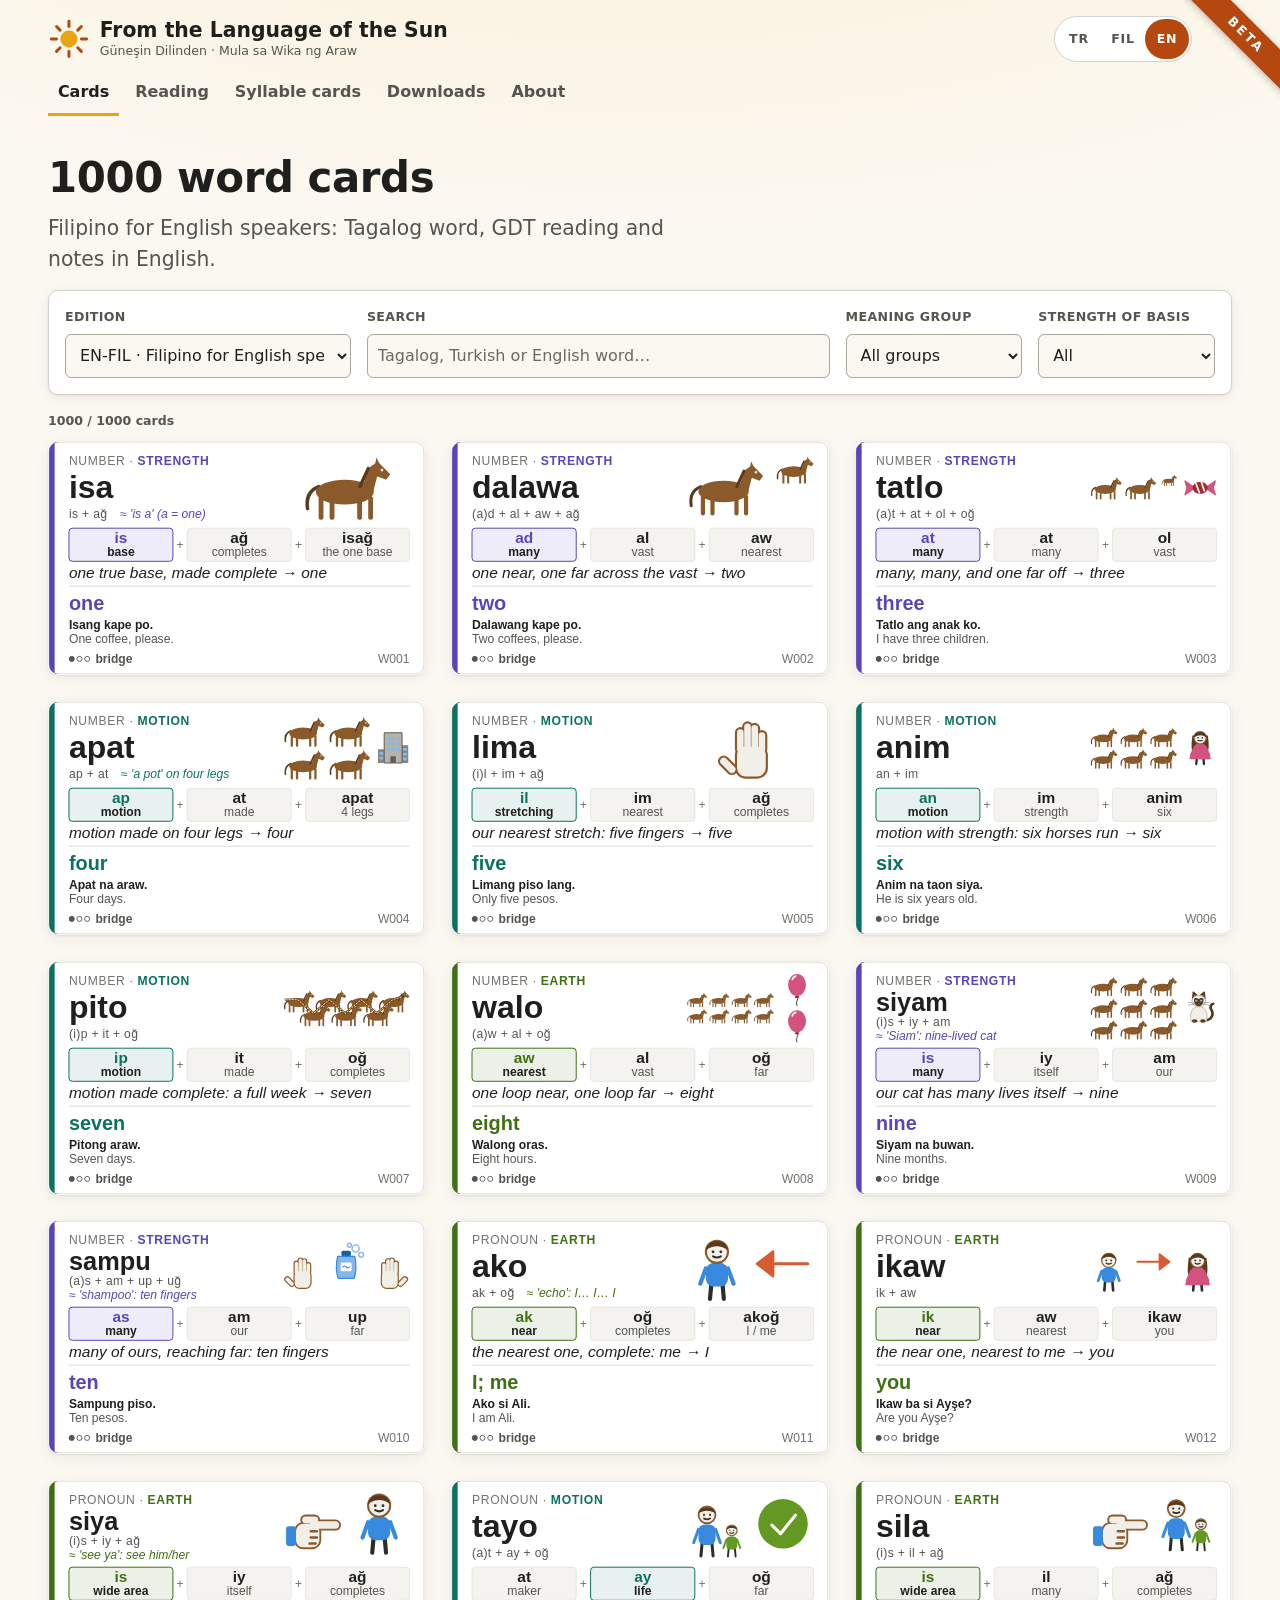
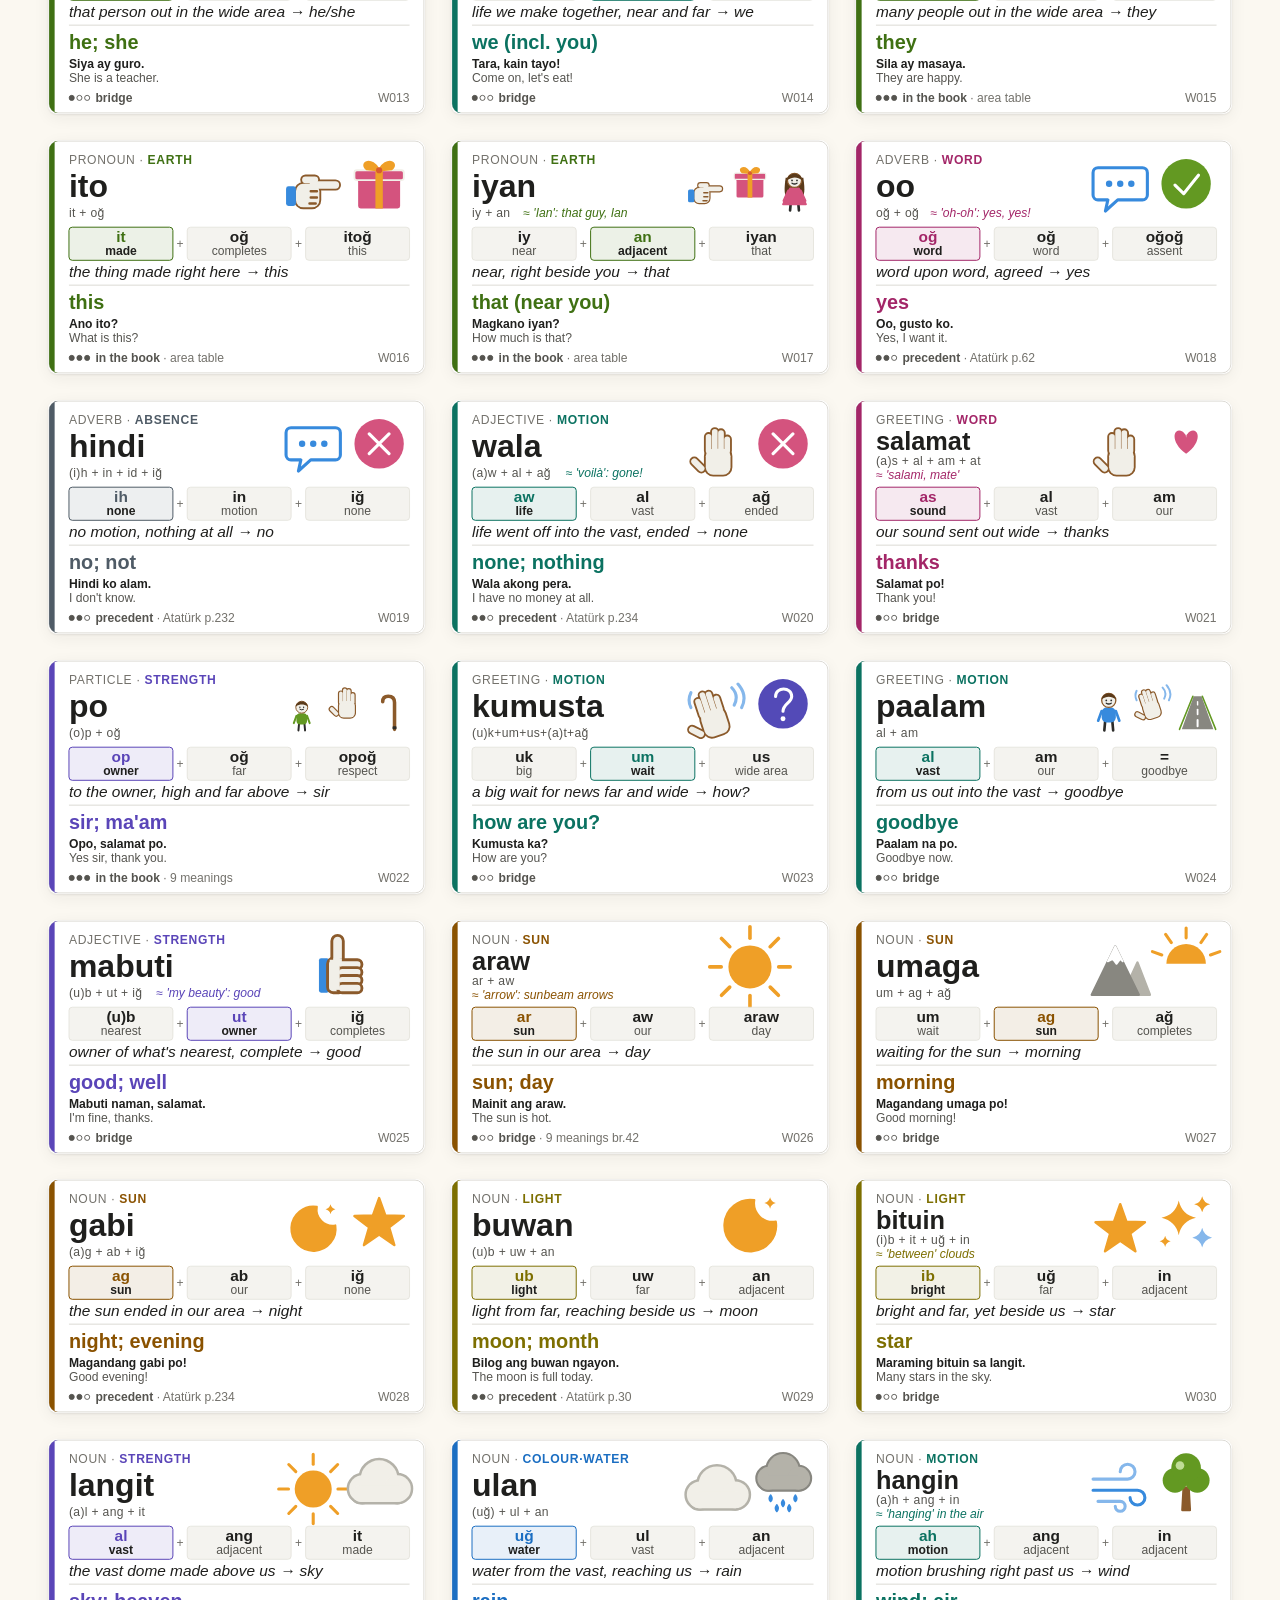
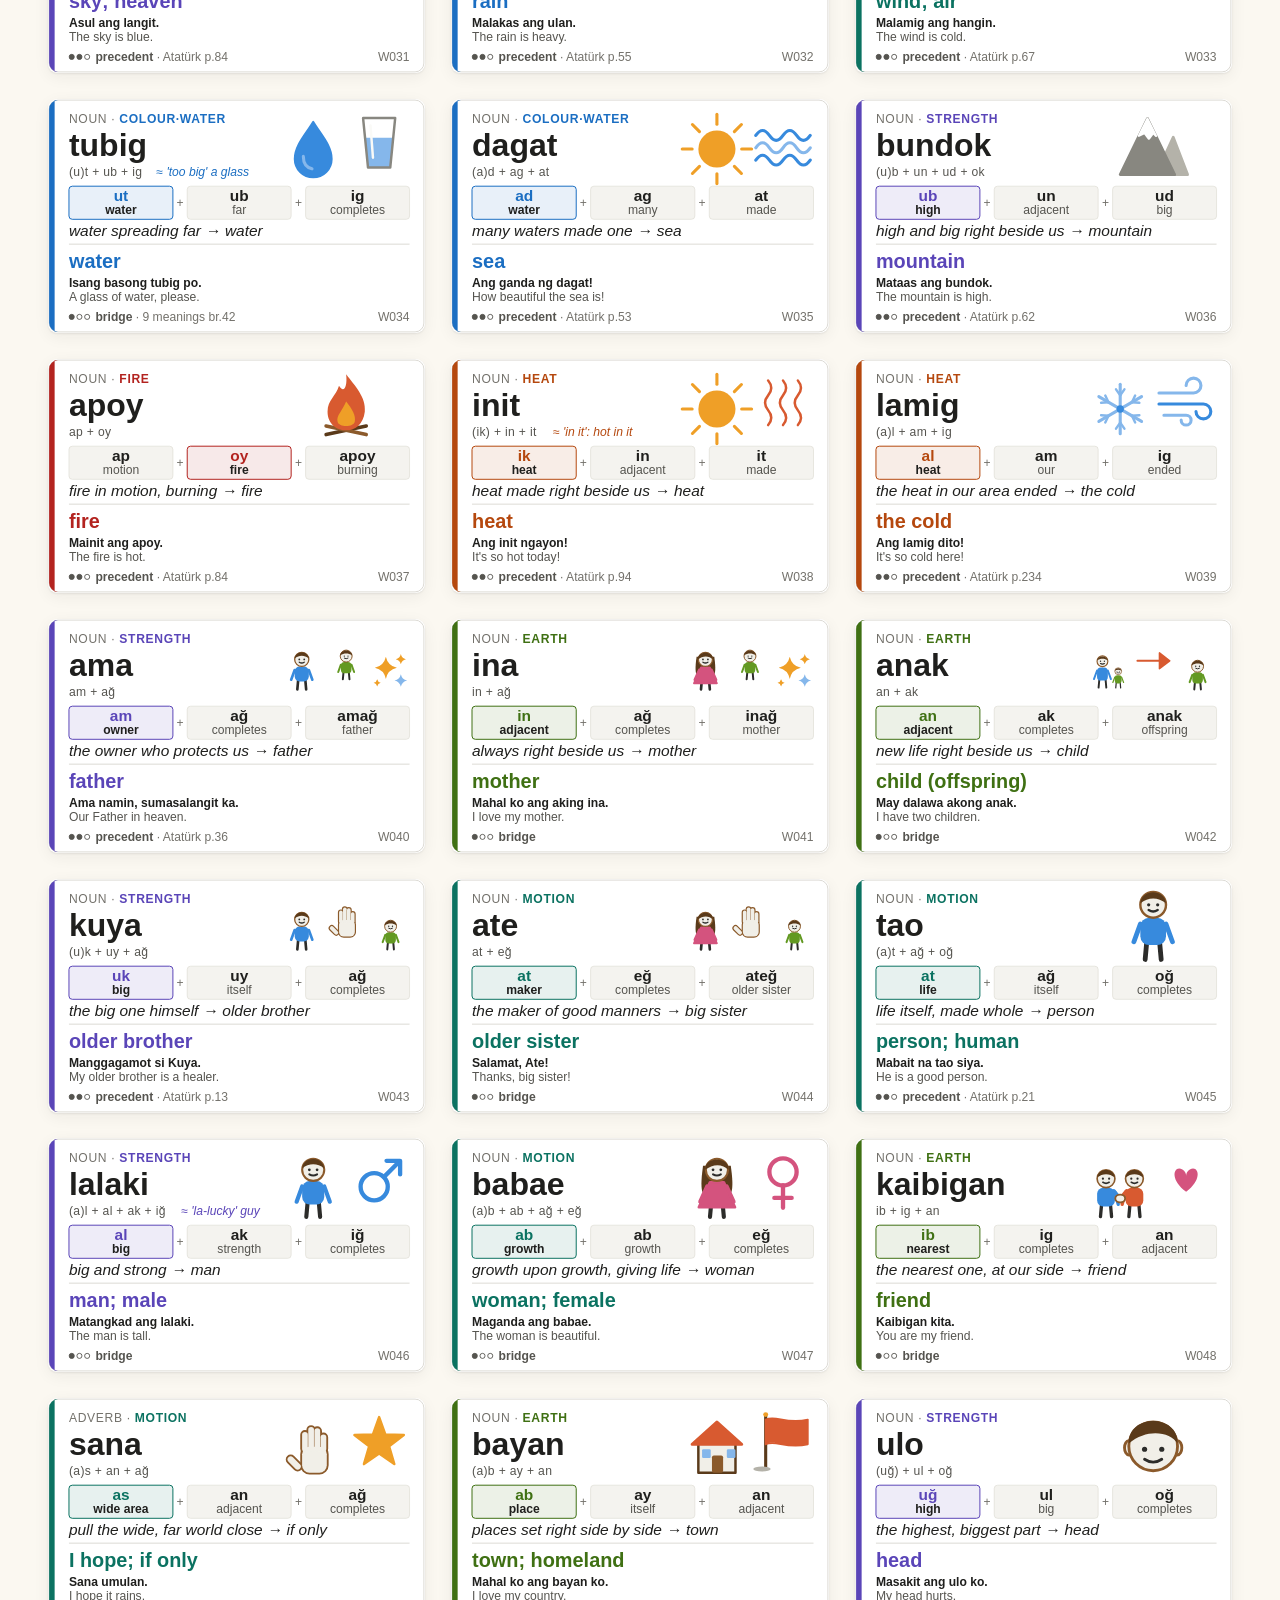
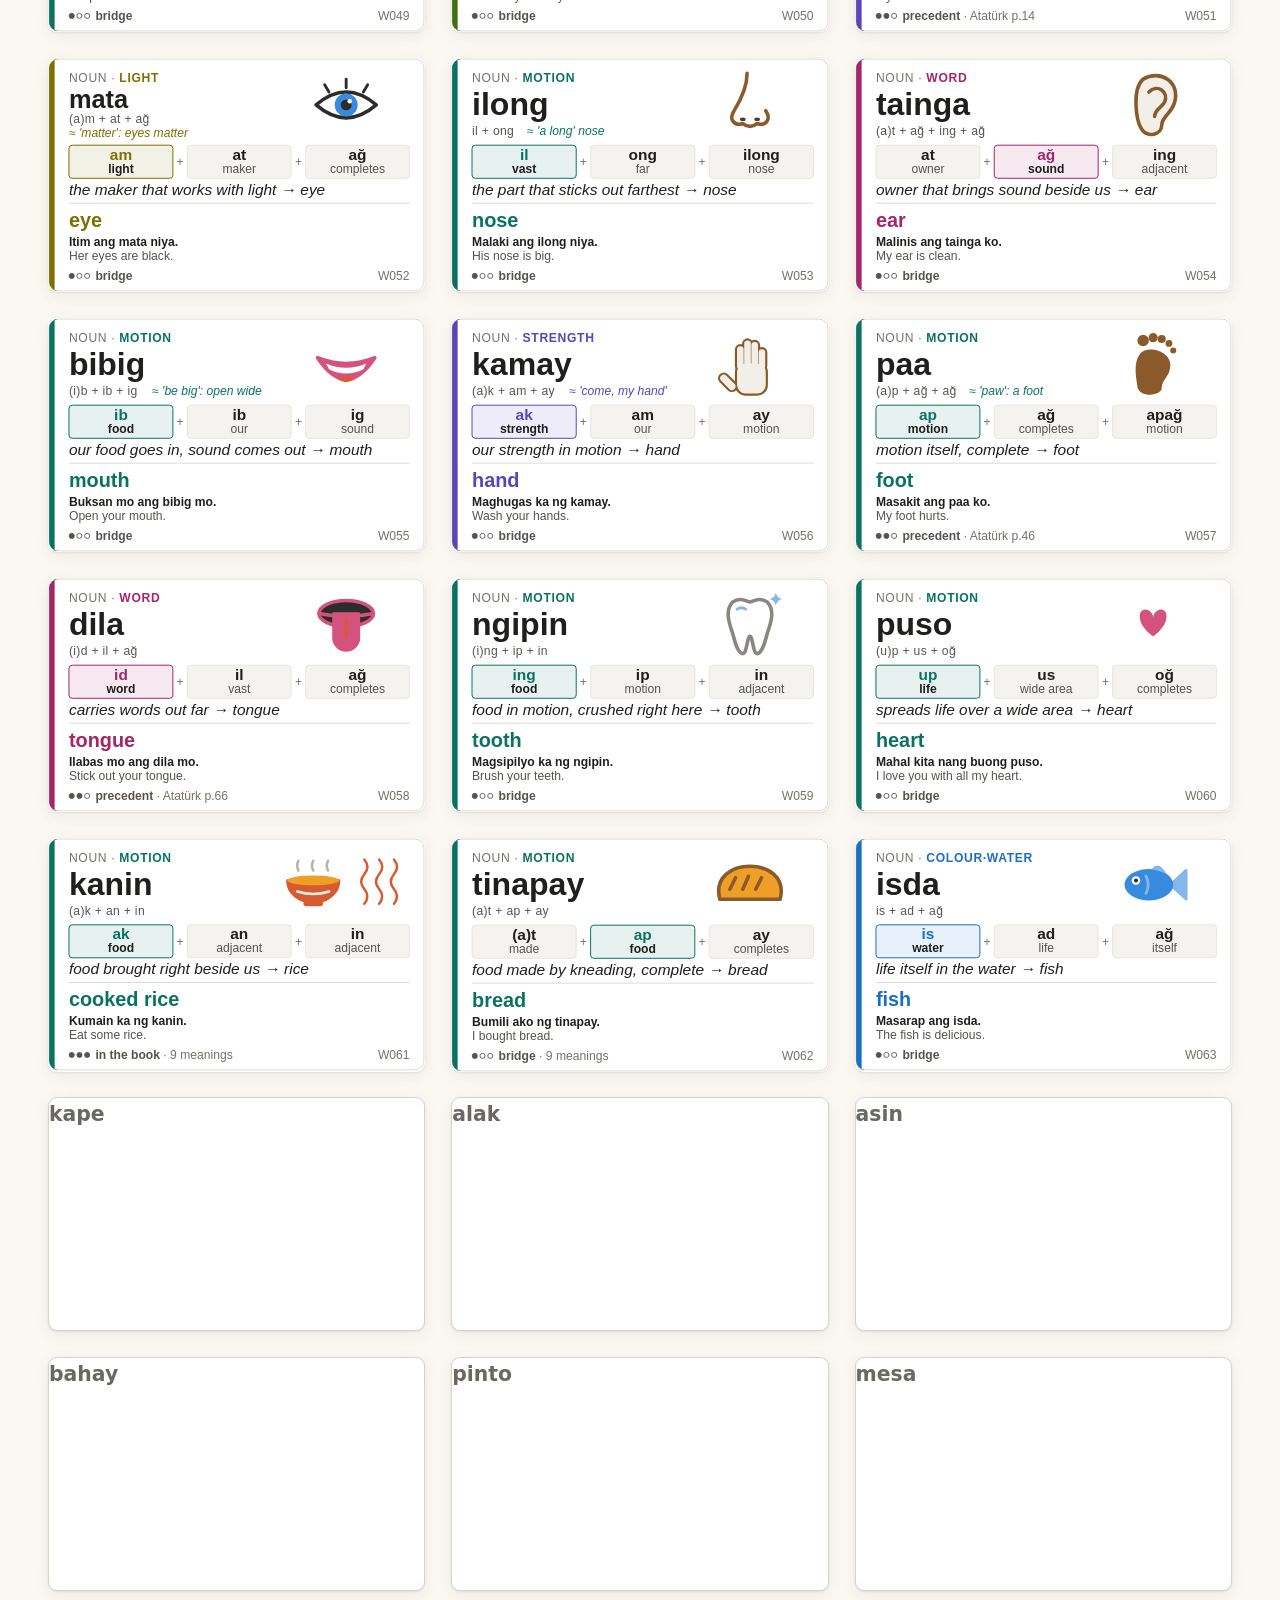
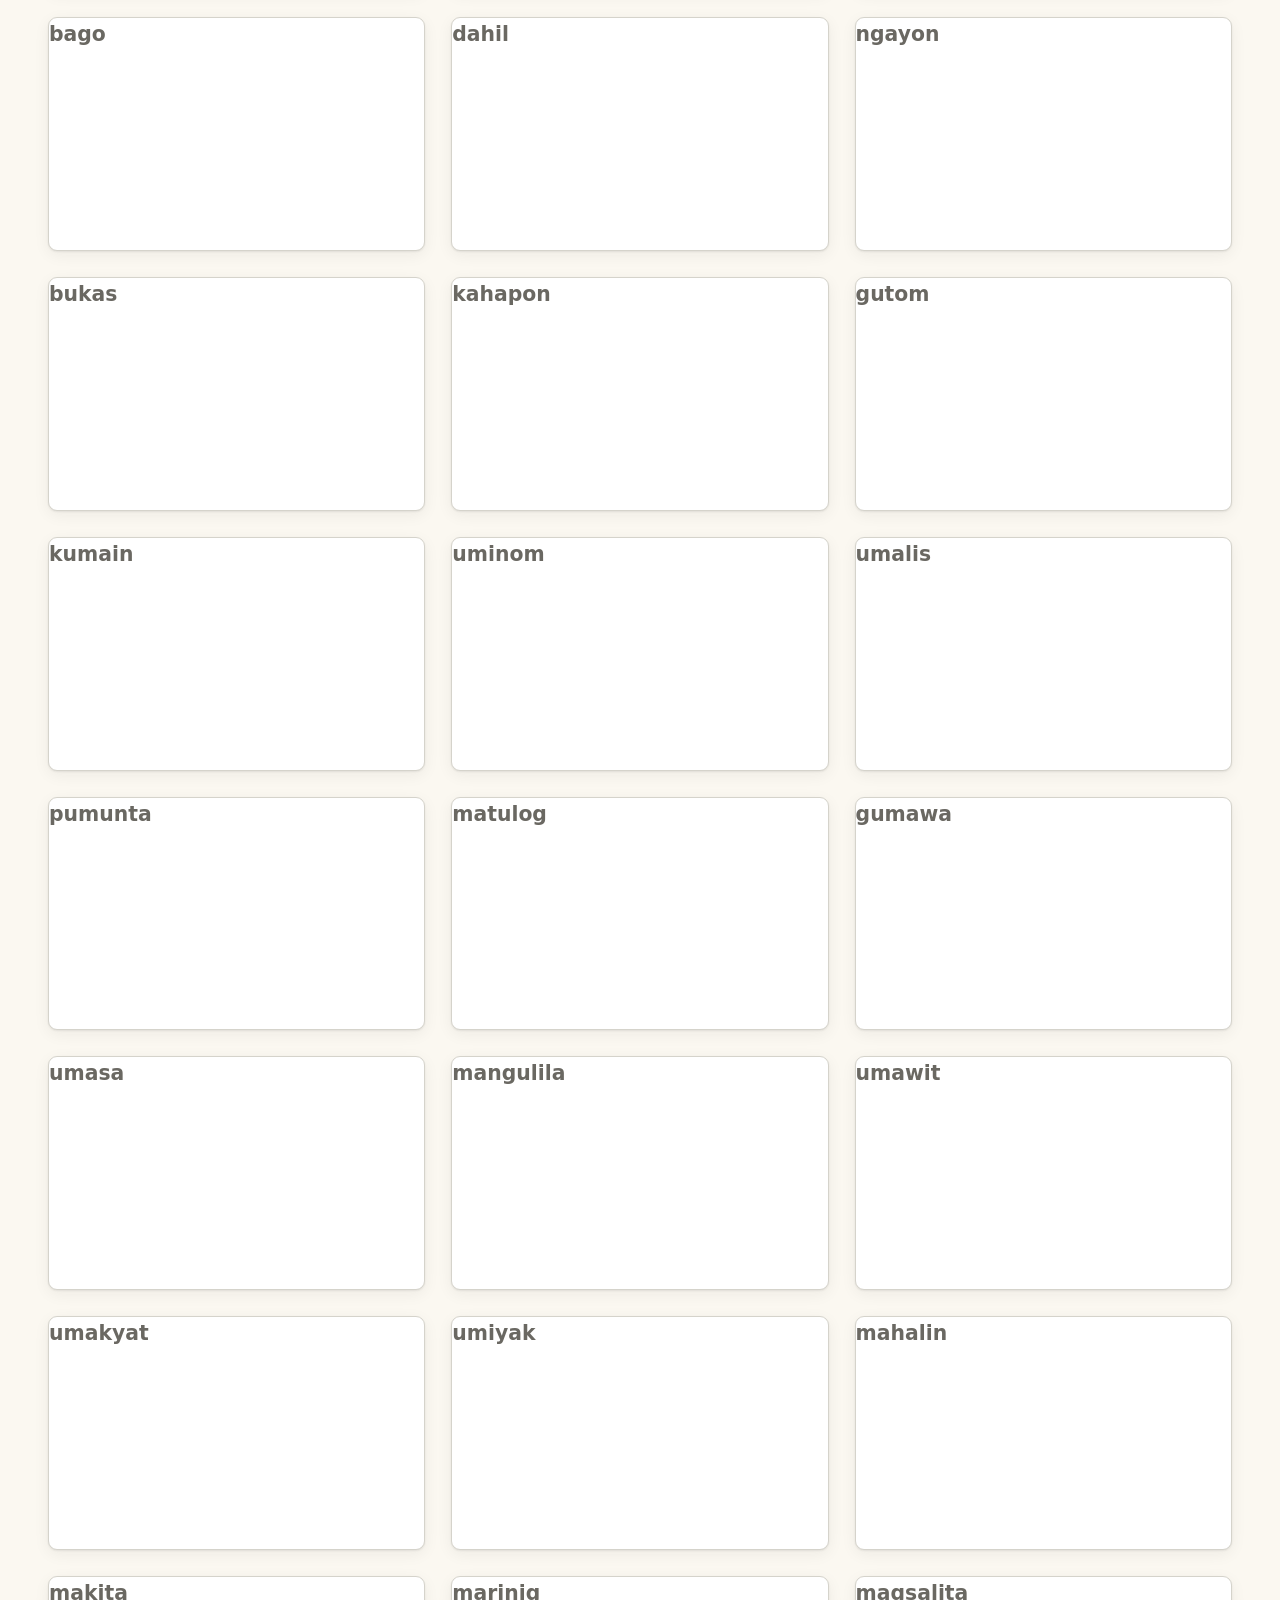
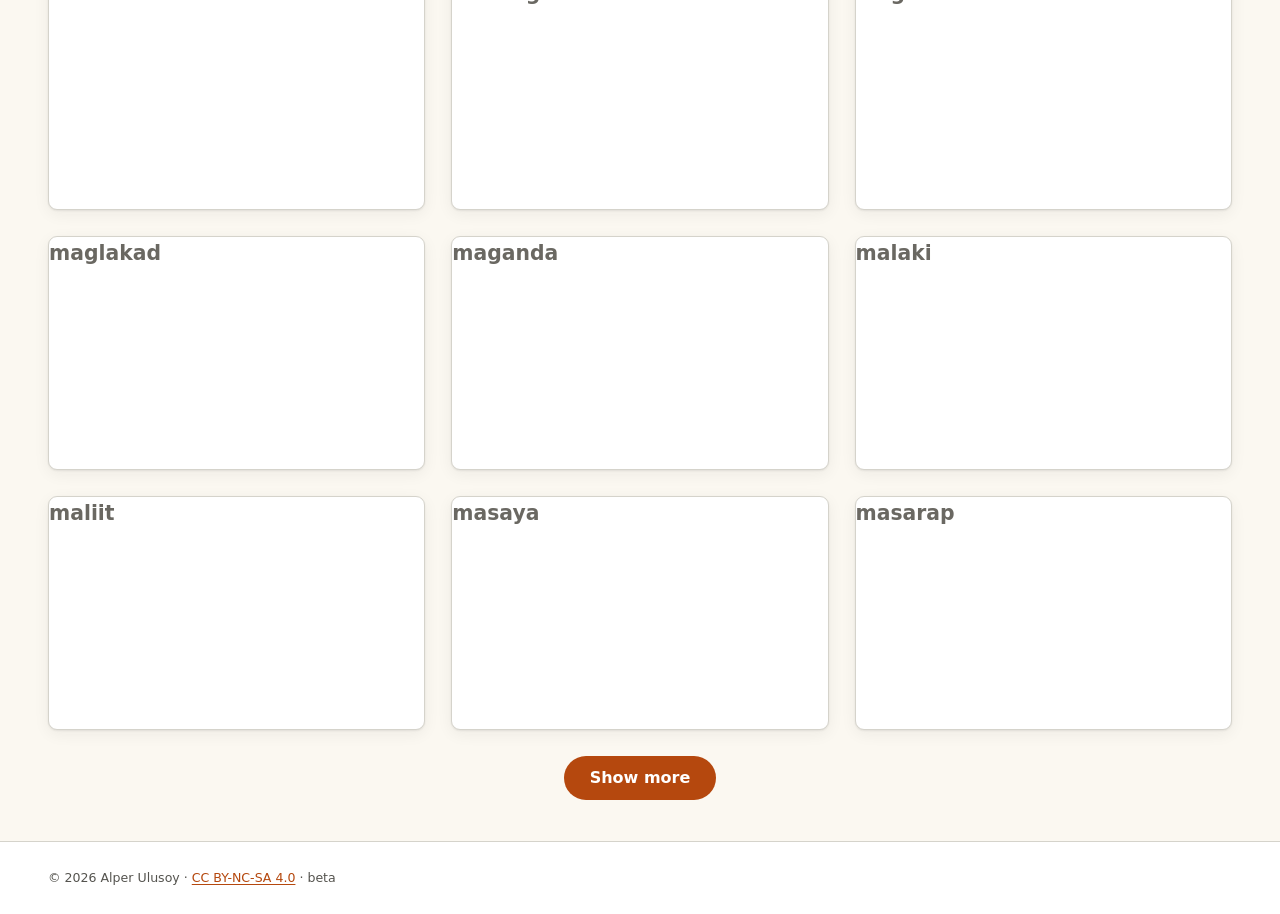
<file: index.html>
<!doctype html>
<html lang="tr" data-v="26fa954017">
<head>
<meta charset="utf-8">
<script>(function(){try{var l=localStorage.getItem("gd_ui");}catch(e){}
if(!l){var n=(navigator.language||"tr").toLowerCase();l=n.indexOf("tr")==0?"tr":(n.indexOf("fil")==0||n.indexOf("tl")==0)?"fil":"en";}
if(["tr","fil","en"].indexOf(l)<0)l="tr";location.replace(l+"/"+location.hash);})();</script>

<meta name="viewport" content="width=device-width, initial-scale=1">
<title>Güneşin Dilinden · Mula sa Wika ng Araw · From the Language of the Sun (beta)</title>
<meta name="description" content="Ücretsiz 1000 kelimelik resimli kart projesi: Türkçe ↔ Filipince (Tagalog) ↔ English. Güneş Dil Teorisi okumaları ezber köprüsü olarak kullanılır.">
<meta name="theme-color" content="#B5480E">
<link rel="icon" href="data:image/svg+xml,%3Csvg xmlns='http://www.w3.org/2000/svg' viewBox='0 0 64 64'%3E%3Ccircle cx='32' cy='32' r='14' fill='%23E8A317'/%3E%3Cg stroke='%23B5480E' stroke-width='5' stroke-linecap='round'%3E%3Cpath d='M32 4v8M32 52v8M4 32h8M52 32h8M12 12l6 6M46 46l6 6M12 52l6-6M46 18l6-6'/%3E%3C/g%3E%3C/svg%3E">
<link rel="stylesheet" href="style.css?v=26fa954017">
</head>
<body>
<a class="skip" href="#main" data-i18n="skip">İçeriğe geç</a>
<div class="ribbon" aria-hidden="true"><span>BETA</span></div>

<header class="site-header">
  <div class="wrap header-row">
    <a class="brand" href="#/kartlar" aria-label="Güneşin Dilinden">
      <svg class="sun" viewBox="0 0 64 64" aria-hidden="true" focusable="false">
        <circle cx="32" cy="32" r="13" fill="#E8A317"/>
        <g stroke="#B5480E" stroke-width="4.5" stroke-linecap="round">
          <path d="M32 5v8M32 51v8M5 32h8M51 32h8M13 13l5.5 5.5M45.5 45.5 51 51M13 51l5.5-5.5M45.5 18.5 51 13"/>
        </g>
      </svg>
      <span class="brand-text">
        <span class="brand-title" id="brand-title">Güneşin Dilinden</span>
        <span class="brand-sub" id="brand-sub">Mula sa Wika ng Araw · From the Language of the Sun</span>
      </span>
    </a>
    <div class="lang" role="group" aria-label="Dil / Wika / Language" id="lang-switch">
      <button type="button" data-lang="tr" lang="tr">TR</button>
      <button type="button" data-lang="fil" lang="fil">FIL</button>
      <button type="button" data-lang="en" lang="en">EN</button>
    </div>
  </div>
  <nav class="wrap nav" aria-label="main">
    <a href="#/kartlar" data-route="kartlar" data-i18n="nav_cards">Kartlar</a>
    <a href="#/okuma" data-route="okuma" data-i18n="nav_read">Okuma</a>
    <a href="#/hece" data-route="hece" data-i18n="nav_hece">Hece kartları</a>
    <a href="#/indir" data-route="indir" data-i18n="nav_dl">İndir</a>
    <a href="#/hakkinda" data-route="hakkinda" data-i18n="nav_about">Hakkında</a>
  </nav>
</header>

<main id="main" class="wrap" tabindex="-1">
  <!-- KARTLAR -->
  <section id="page-kartlar" class="page" aria-labelledby="h-cards">
    <h1 id="h-cards" data-i18n="cards_h">1000 kelime kartı</h1>
    <p class="lead" id="edition-lead"></p>
    <form class="filters" id="filters" role="search" onsubmit="return false">
      <div class="field field-ed">
        <label for="f-ed" data-i18n="f_ed">Baskı</label>
        <select id="f-ed"></select>
      </div>
      <div class="field field-q">
        <label for="f-q" data-i18n="f_q">Ara</label>
        <input id="f-q" type="search" autocomplete="off" spellcheck="false">
      </div>
      <div class="field">
        <label for="f-g" data-i18n="f_g">Anlam grubu</label>
        <select id="f-g"></select>
      </div>
      <div class="field">
        <label for="f-s" data-i18n="f_s">Dayanak gücü</label>
        <select id="f-s"></select>
      </div>
    </form>
    <p class="count" id="count" role="status" aria-live="polite"></p>
    <ul class="grid" id="grid"></ul>
    <div class="more-wrap"><button type="button" class="btn" id="more" hidden data-i18n="more">Daha fazla göster</button></div>
  </section>

  <!-- OKUMA (K17) -->
  <section id="page-okuma" class="page" aria-labelledby="h-read" hidden>
    <div id="okuma-list-wrap">
      <h1 id="h-read" data-i18n="read_h">Okuma metinleri</h1>
      <p class="lead" data-i18n="read_lead"></p>
      <div class="filters filters-one">
        <div class="field">
          <label for="okuma-ed" data-i18n="f_ed">Baskı</label>
          <select id="okuma-ed"></select>
        </div>
      </div>
      <div id="okuma-ver"></div>
      <ol class="ok-list" id="okuma-list"></ol>
    </div>
    <article id="okuma" class="ok-view" hidden></article>
  </section>

  <!-- HECE -->
  <section id="page-hece" class="page" aria-labelledby="h-hece" hidden>
    <h1 id="h-hece" data-i18n="hece_h">Hece kartları</h1>
    <p class="lead" data-i18n="hece_lead"></p>
    <div class="filters filters-one">
      <div class="field">
        <label for="hece-ed" data-i18n="f_ed">Baskı</label>
        <select id="hece-ed"></select>
      </div>
    </div>
    <div class="hece-tiers" id="hece-grid"></div>
  </section>

  <!-- İNDİR -->
  <section id="page-indir" class="page" aria-labelledby="h-dl" hidden>
    <h1 id="h-dl" data-i18n="dl_h">İndir</h1>
    <p class="lead" data-i18n="dl_lead"></p>
    <ul class="dl-list" id="dl-list"></ul>
    <h2 data-i18n="dl_data_h">Açık veri</h2>
    <p data-i18n-html="dl_data"></p>
  </section>

  <!-- HAKKINDA -->
  <section id="page-hakkinda" class="page prose" aria-labelledby="h-about" hidden>
    <div id="about"></div>
  </section>
</main>

<footer class="site-footer">
  <div class="wrap">
    <p data-i18n-html="footer"></p>
  </div>
</footer>

<dialog id="modal" aria-labelledby="m-title">
  <div class="modal-inner">
    <div class="modal-bar">
      <button type="button" class="btn ghost m-back" id="m-back" hidden>&#8592;</button>
      <button type="button" class="btn ghost m-back" id="m-exback" hidden>&#8592;</button>
      <button type="button" class="icon-btn" id="m-prev" data-i18n-aria="prev">&#8592;</button>
      <span class="modal-no" id="m-no"></span>
      <button type="button" class="icon-btn" id="m-next" data-i18n-aria="next">&#8594;</button>
      <button type="button" class="icon-btn close" id="m-close" data-i18n-aria="close">&#10005;</button>
    </div>
    <div id="m-body"></div>
  </div>
</dialog>

<noscript><p class="wrap note">Bu site JavaScript gerektirir. · Kailangan ng JavaScript. · This site needs JavaScript.</p></noscript>
<script src="app.js?v=26fa954017" defer></script>
</body>
</html>
</file>
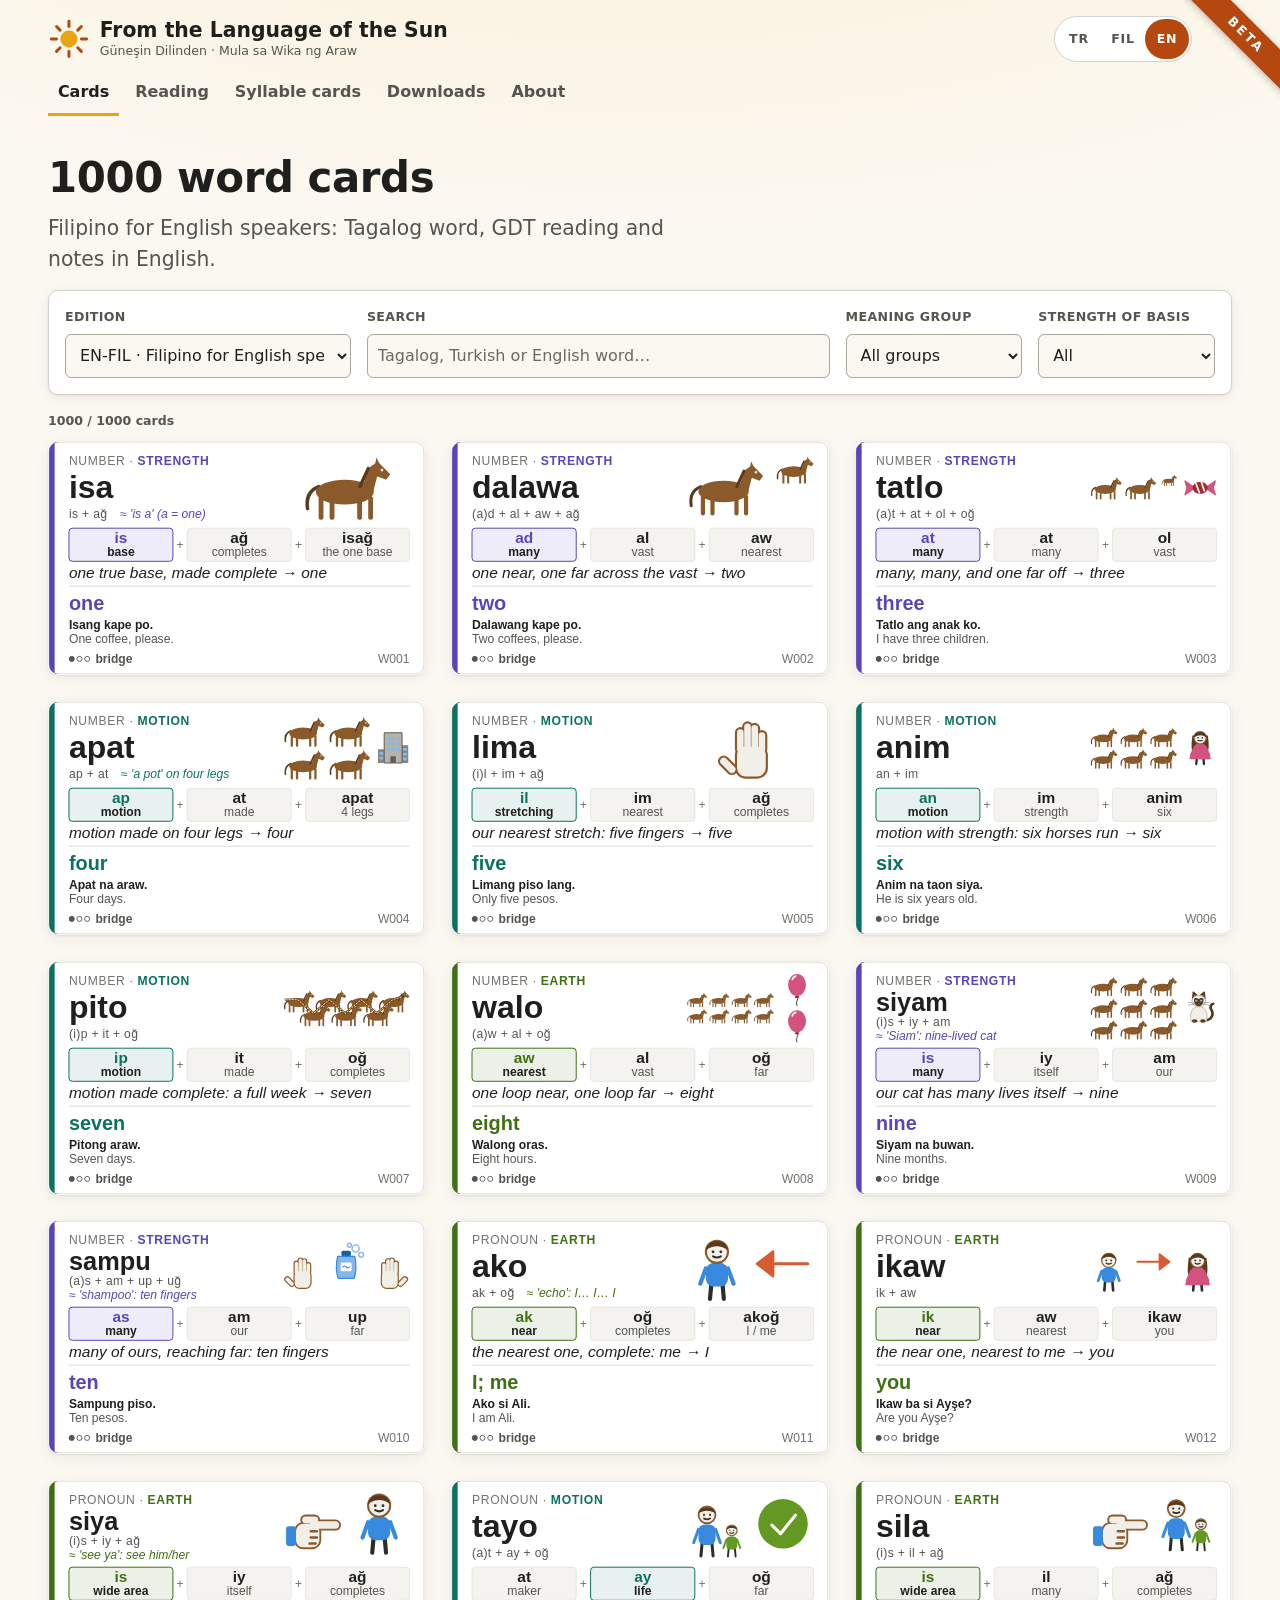
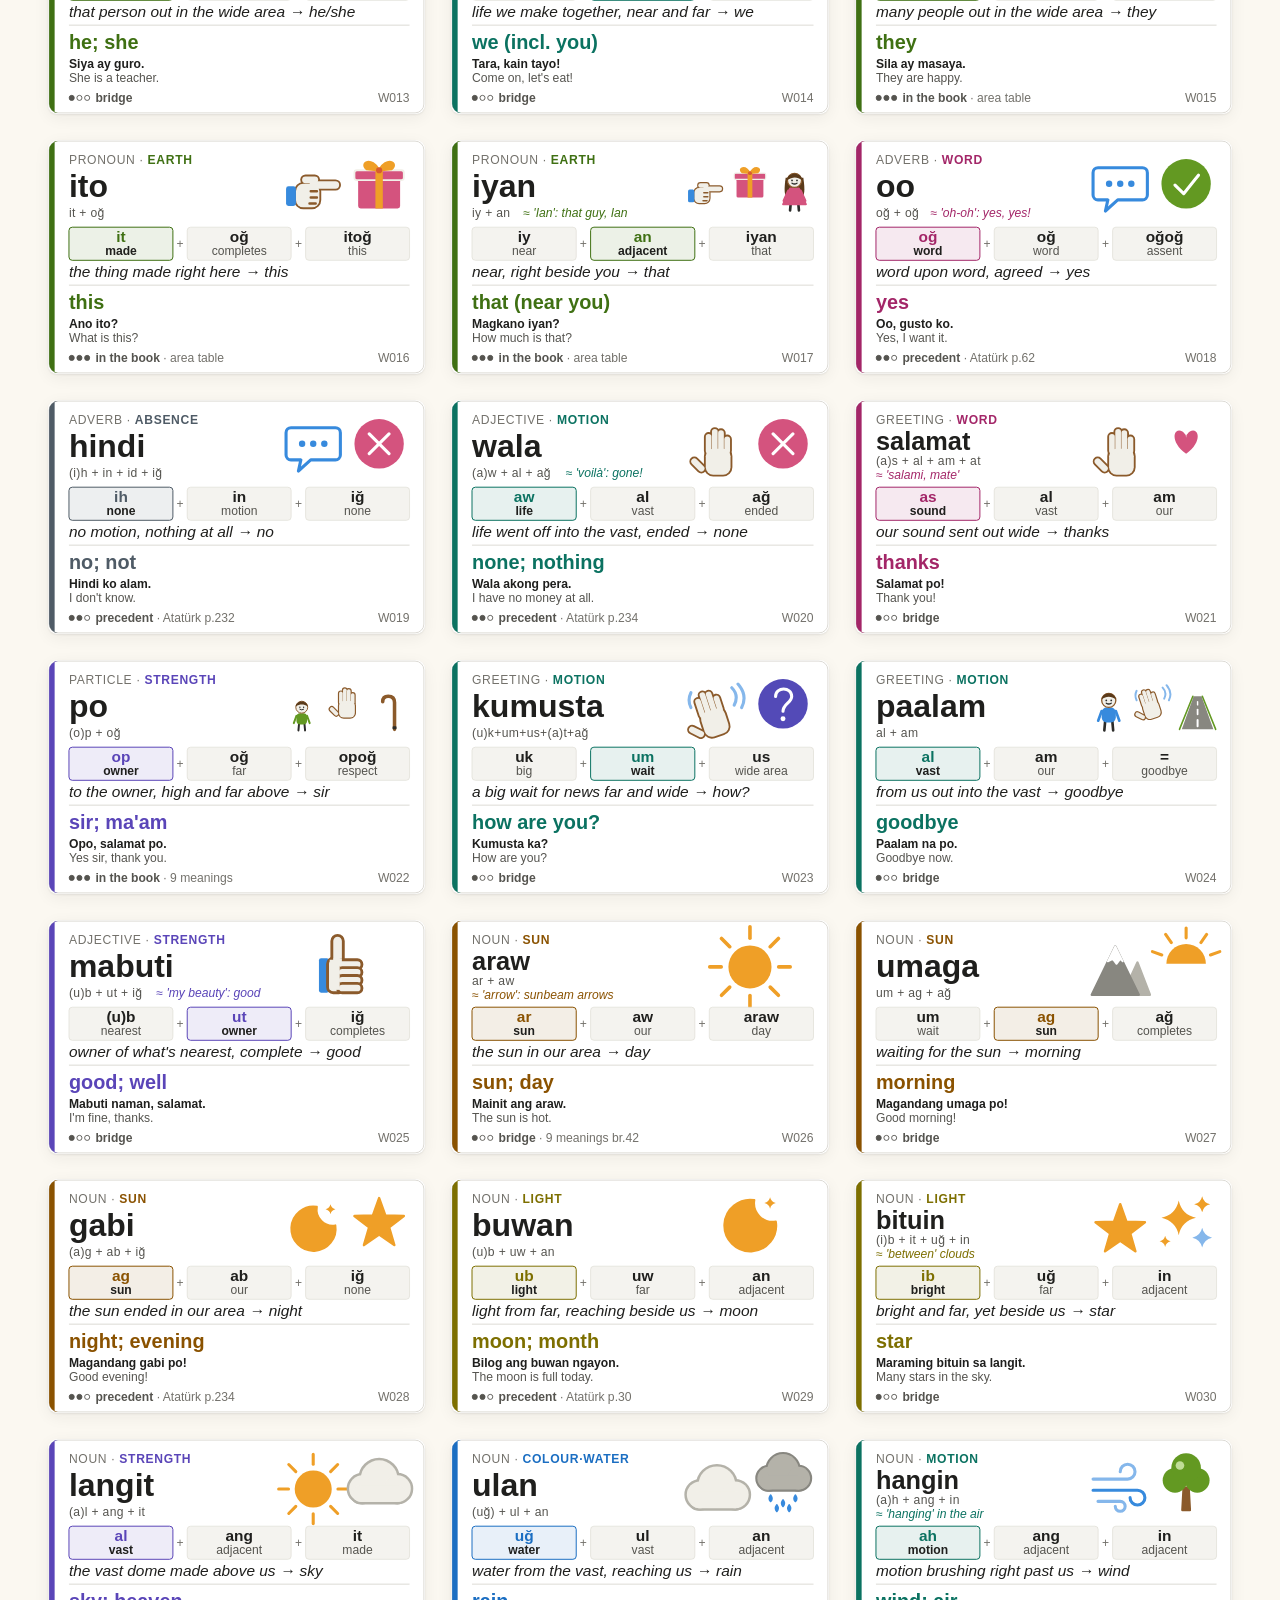
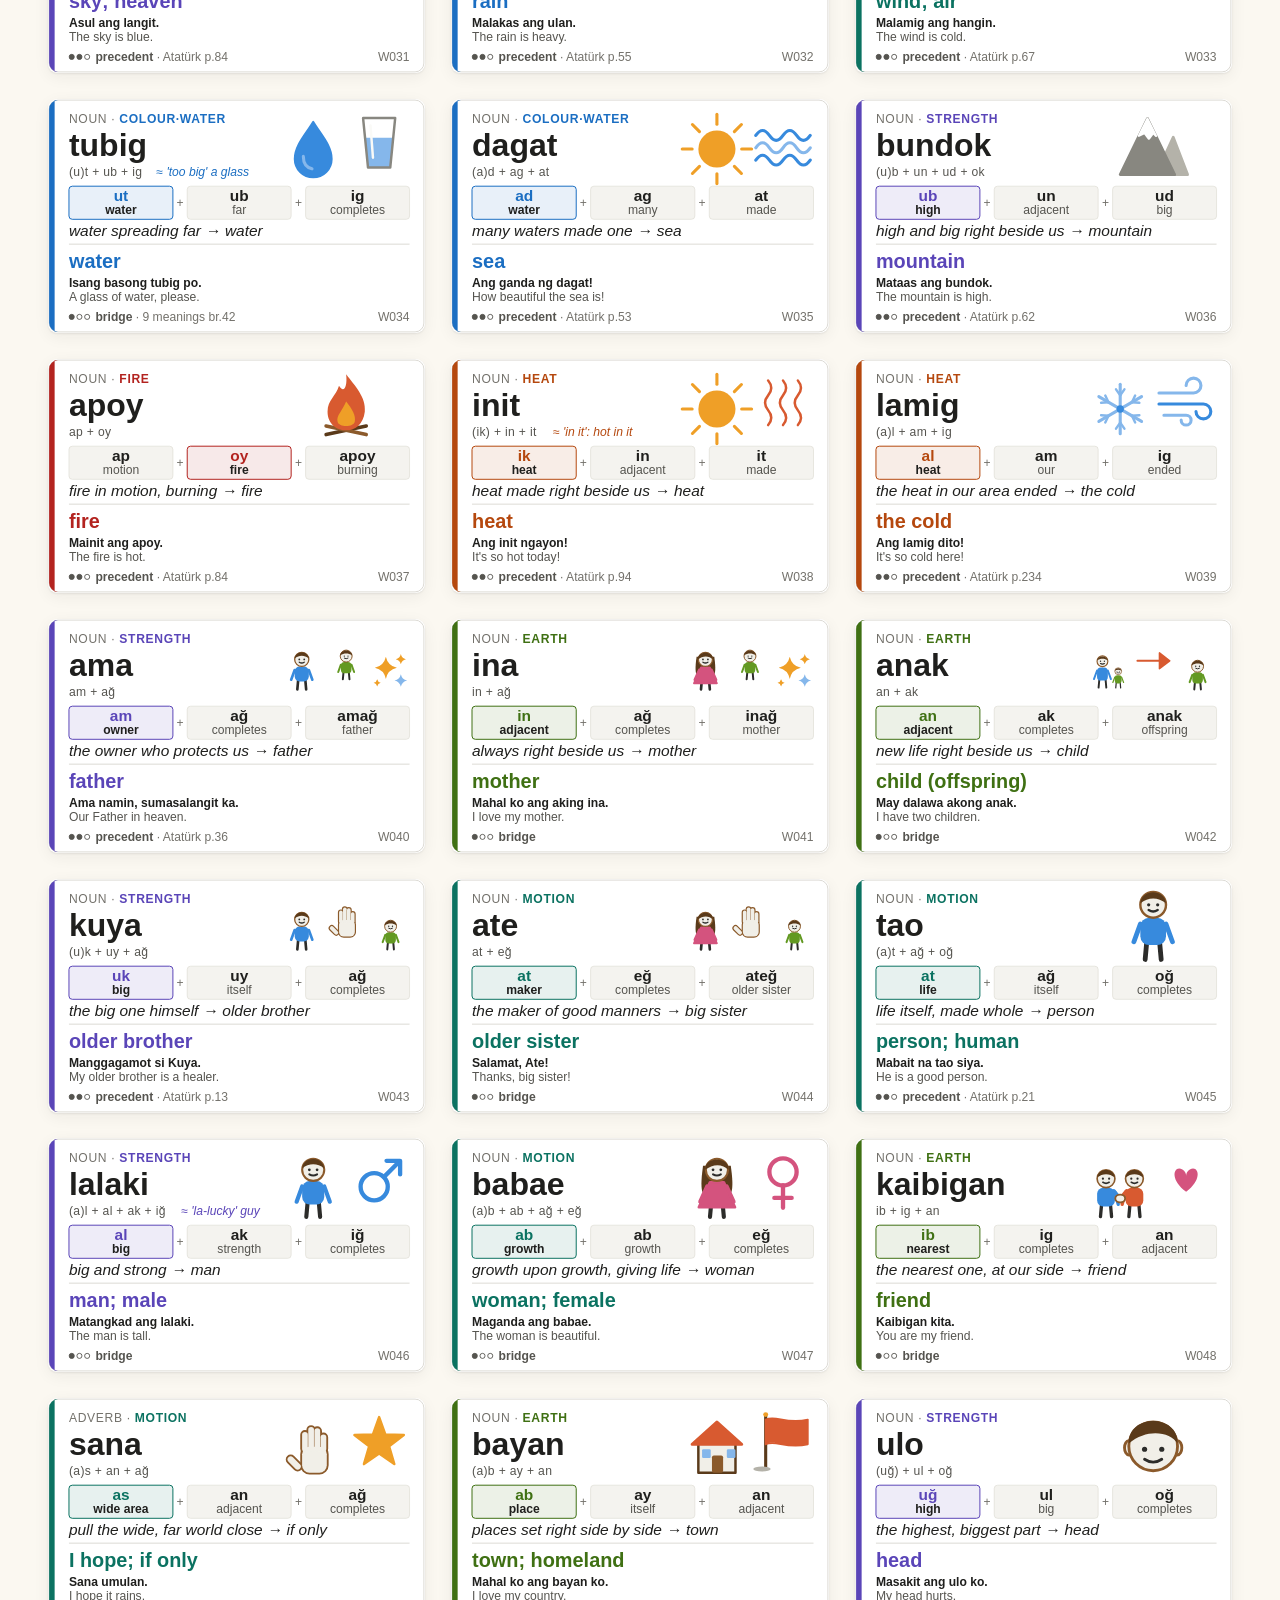
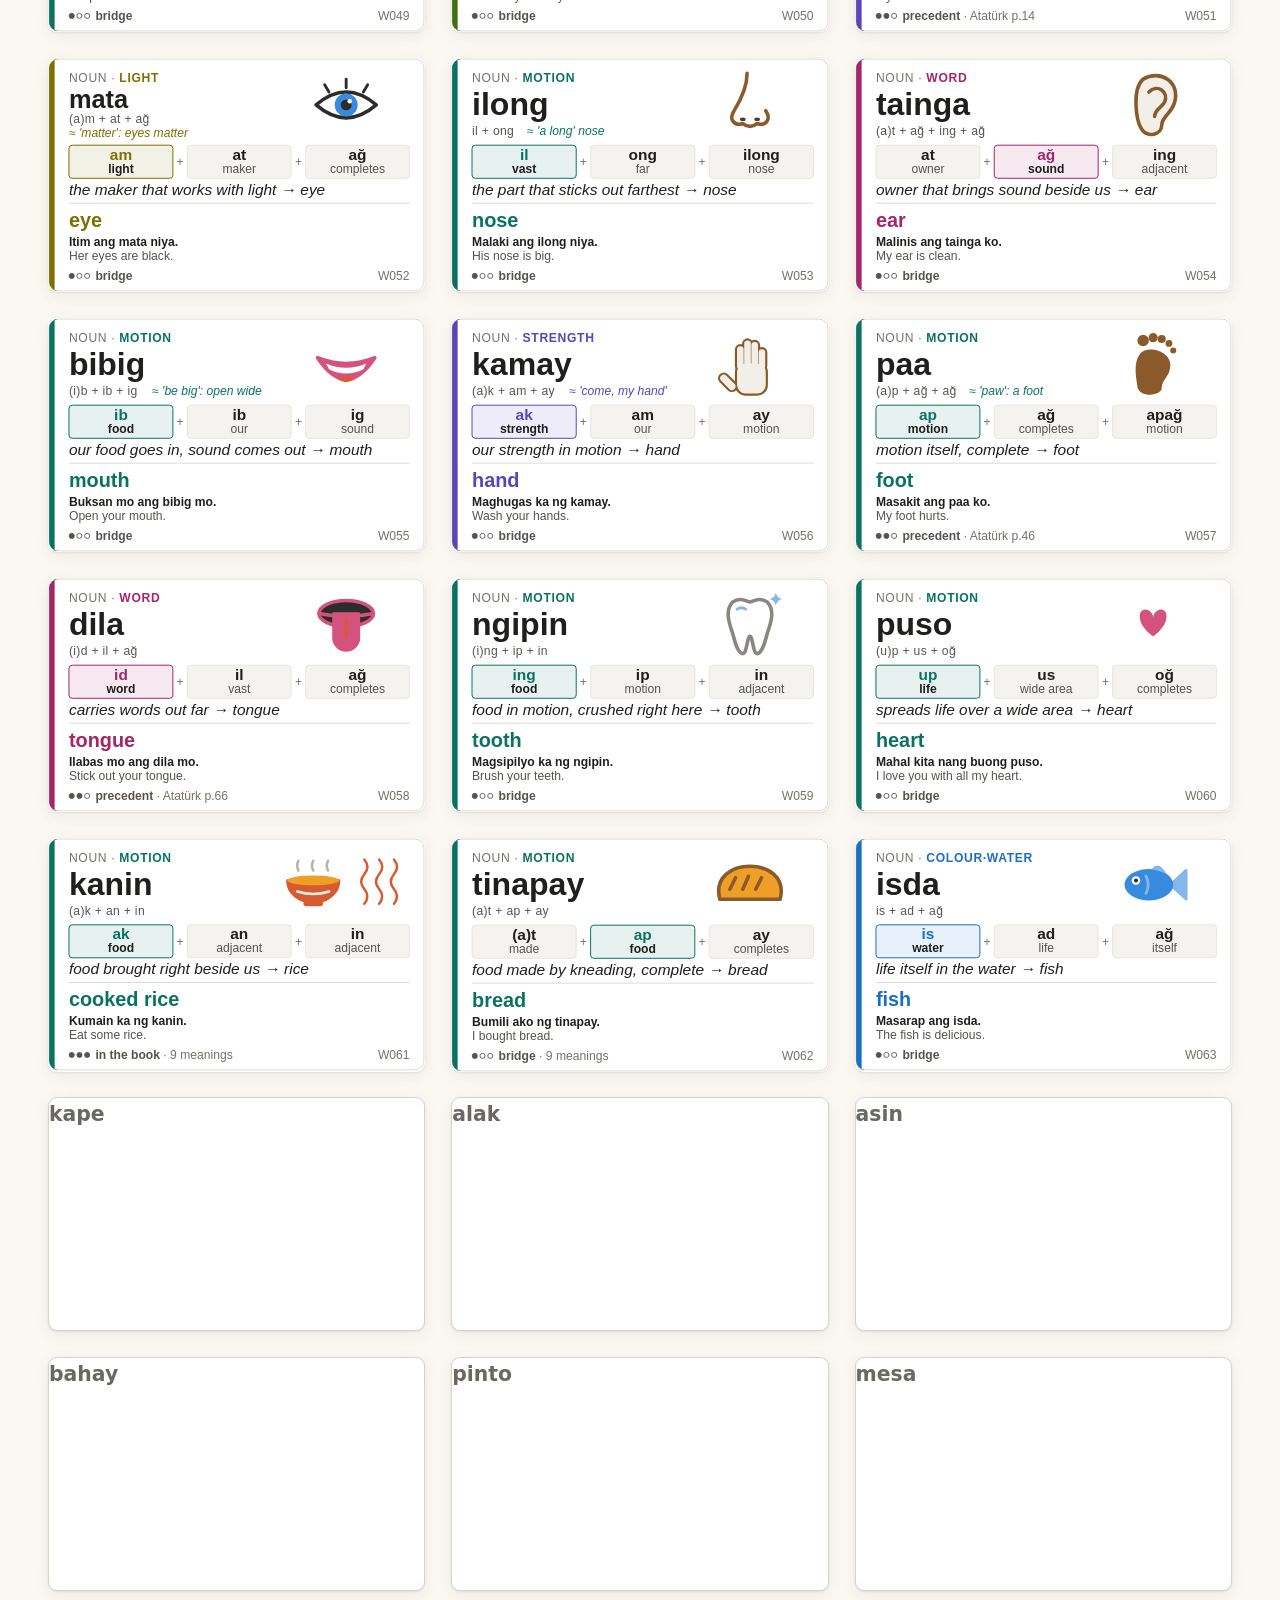
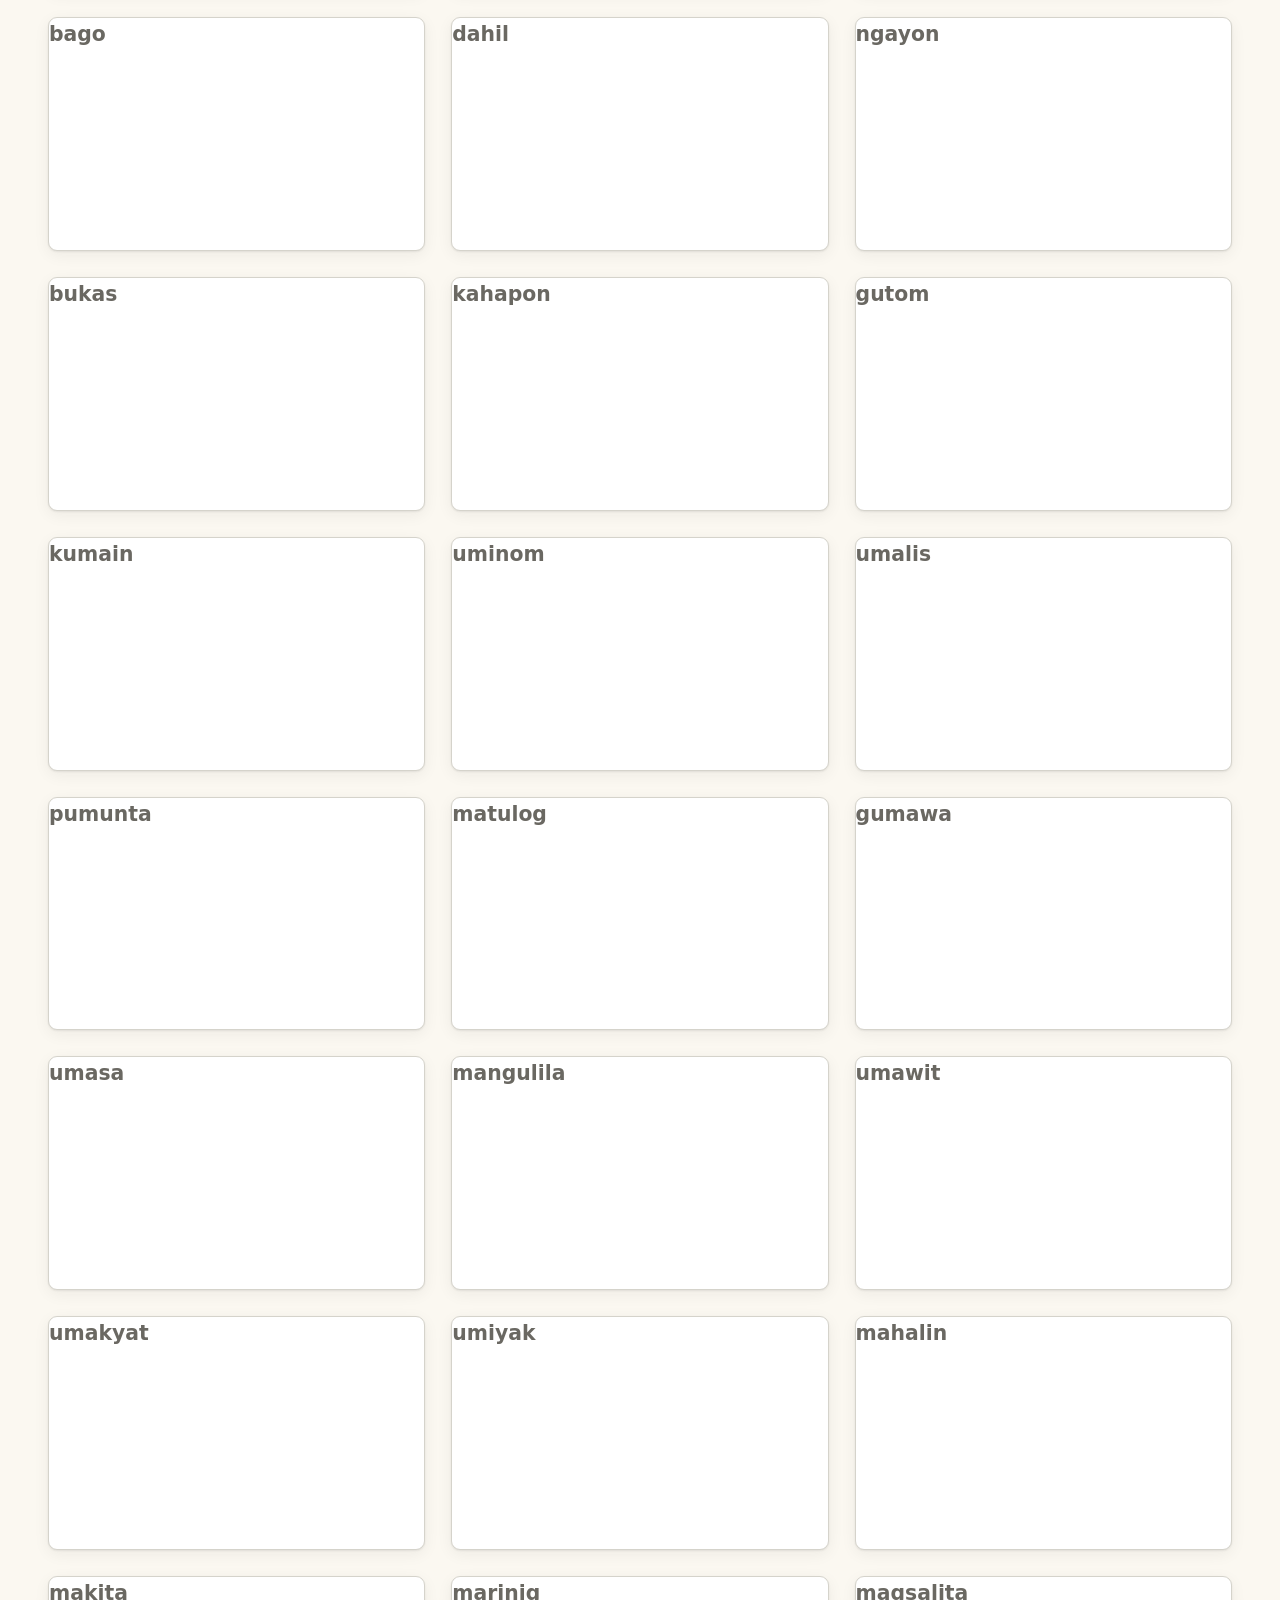
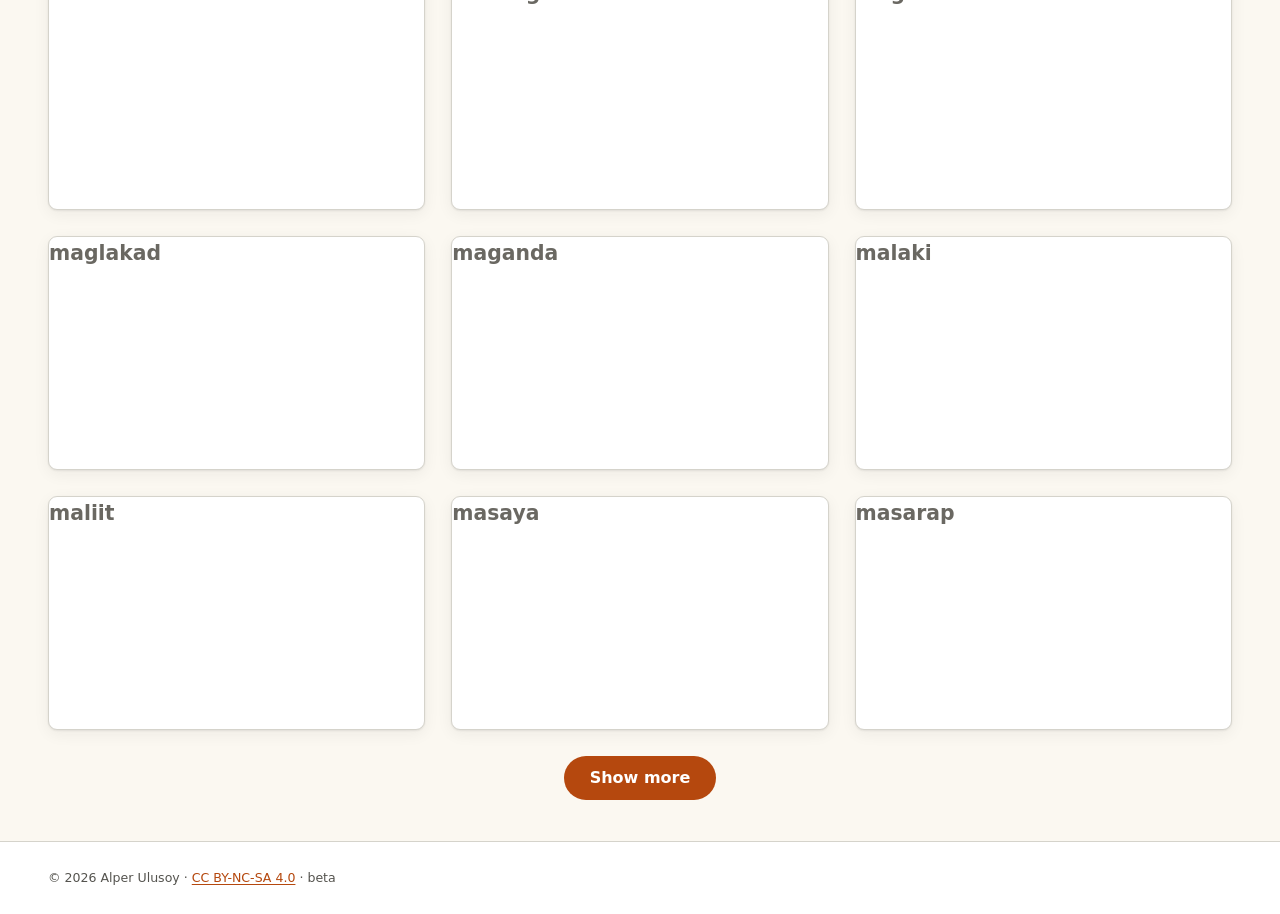
<file: en/index.html>
<!doctype html>
<html lang="en" data-root="../" data-ui="en" data-v="26fa954017">
<head>
<meta charset="utf-8">

<meta name="viewport" content="width=device-width, initial-scale=1">
<title>Güneşin Dilinden · Mula sa Wika ng Araw · From the Language of the Sun (beta)</title>
<meta name="description" content="Ücretsiz 1000 kelimelik resimli kart projesi: Türkçe ↔ Filipince (Tagalog) ↔ English. Güneş Dil Teorisi okumaları ezber köprüsü olarak kullanılır.">
<meta name="theme-color" content="#B5480E">
<link rel="icon" href="data:image/svg+xml,%3Csvg xmlns='http://www.w3.org/2000/svg' viewBox='0 0 64 64'%3E%3Ccircle cx='32' cy='32' r='14' fill='%23E8A317'/%3E%3Cg stroke='%23B5480E' stroke-width='5' stroke-linecap='round'%3E%3Cpath d='M32 4v8M32 52v8M4 32h8M52 32h8M12 12l6 6M46 46l6 6M12 52l6-6M46 18l6-6'/%3E%3C/g%3E%3C/svg%3E">
<link rel="stylesheet" href="../style.css?v=26fa954017">
<link rel="canonical" href="https://alperu82.github.io/gunesin-dilinden/en/">
<link rel="alternate" hreflang="tr" href="https://alperu82.github.io/gunesin-dilinden/tr/">
<link rel="alternate" hreflang="fil" href="https://alperu82.github.io/gunesin-dilinden/fil/">
<link rel="alternate" hreflang="en" href="https://alperu82.github.io/gunesin-dilinden/en/">
</head>
<body>
<a class="skip" href="#main" data-i18n="skip">İçeriğe geç</a>
<div class="ribbon" aria-hidden="true"><span>BETA</span></div>

<header class="site-header">
  <div class="wrap header-row">
    <a class="brand" href="#/kartlar" aria-label="Güneşin Dilinden">
      <svg class="sun" viewBox="0 0 64 64" aria-hidden="true" focusable="false">
        <circle cx="32" cy="32" r="13" fill="#E8A317"/>
        <g stroke="#B5480E" stroke-width="4.5" stroke-linecap="round">
          <path d="M32 5v8M32 51v8M5 32h8M51 32h8M13 13l5.5 5.5M45.5 45.5 51 51M13 51l5.5-5.5M45.5 18.5 51 13"/>
        </g>
      </svg>
      <span class="brand-text">
        <span class="brand-title" id="brand-title">Güneşin Dilinden</span>
        <span class="brand-sub" id="brand-sub">Mula sa Wika ng Araw · From the Language of the Sun</span>
      </span>
    </a>
    <div class="lang" role="group" aria-label="Dil / Wika / Language" id="lang-switch">
      <button type="button" data-lang="tr" lang="tr">TR</button>
      <button type="button" data-lang="fil" lang="fil">FIL</button>
      <button type="button" data-lang="en" lang="en">EN</button>
    </div>
  </div>
  <nav class="wrap nav" aria-label="main">
    <a href="#/kartlar" data-route="kartlar" data-i18n="nav_cards">Kartlar</a>
    <a href="#/okuma" data-route="okuma" data-i18n="nav_read">Okuma</a>
    <a href="#/hece" data-route="hece" data-i18n="nav_hece">Hece kartları</a>
    <a href="#/indir" data-route="indir" data-i18n="nav_dl">İndir</a>
    <a href="#/hakkinda" data-route="hakkinda" data-i18n="nav_about">Hakkında</a>
  </nav>
</header>

<main id="main" class="wrap" tabindex="-1">
  <!-- KARTLAR -->
  <section id="page-kartlar" class="page" aria-labelledby="h-cards">
    <h1 id="h-cards" data-i18n="cards_h">1000 kelime kartı</h1>
    <p class="lead" id="edition-lead"></p>
    <form class="filters" id="filters" role="search" onsubmit="return false">
      <div class="field field-ed">
        <label for="f-ed" data-i18n="f_ed">Baskı</label>
        <select id="f-ed"></select>
      </div>
      <div class="field field-q">
        <label for="f-q" data-i18n="f_q">Ara</label>
        <input id="f-q" type="search" autocomplete="off" spellcheck="false">
      </div>
      <div class="field">
        <label for="f-g" data-i18n="f_g">Anlam grubu</label>
        <select id="f-g"></select>
      </div>
      <div class="field">
        <label for="f-s" data-i18n="f_s">Dayanak gücü</label>
        <select id="f-s"></select>
      </div>
    </form>
    <p class="count" id="count" role="status" aria-live="polite"></p>
    <ul class="grid" id="grid"></ul>
    <div class="more-wrap"><button type="button" class="btn" id="more" hidden data-i18n="more">Daha fazla göster</button></div>
  </section>

  <!-- OKUMA (K17) -->
  <section id="page-okuma" class="page" aria-labelledby="h-read" hidden>
    <div id="okuma-list-wrap">
      <h1 id="h-read" data-i18n="read_h">Okuma metinleri</h1>
      <p class="lead" data-i18n="read_lead"></p>
      <div class="filters filters-one">
        <div class="field">
          <label for="okuma-ed" data-i18n="f_ed">Baskı</label>
          <select id="okuma-ed"></select>
        </div>
      </div>
      <div id="okuma-ver"></div>
      <ol class="ok-list" id="okuma-list"></ol>
    </div>
    <article id="okuma" class="ok-view" hidden></article>
  </section>

  <!-- HECE -->
  <section id="page-hece" class="page" aria-labelledby="h-hece" hidden>
    <h1 id="h-hece" data-i18n="hece_h">Hece kartları</h1>
    <p class="lead" data-i18n="hece_lead"></p>
    <div class="filters filters-one">
      <div class="field">
        <label for="hece-ed" data-i18n="f_ed">Baskı</label>
        <select id="hece-ed"></select>
      </div>
    </div>
    <div class="hece-tiers" id="hece-grid"></div>
  </section>

  <!-- İNDİR -->
  <section id="page-indir" class="page" aria-labelledby="h-dl" hidden>
    <h1 id="h-dl" data-i18n="dl_h">İndir</h1>
    <p class="lead" data-i18n="dl_lead"></p>
    <ul class="dl-list" id="dl-list"></ul>
    <h2 data-i18n="dl_data_h">Açık veri</h2>
    <p data-i18n-html="dl_data"></p>
  </section>

  <!-- HAKKINDA -->
  <section id="page-hakkinda" class="page prose" aria-labelledby="h-about" hidden>
    <div id="about"></div>
  </section>
</main>

<footer class="site-footer">
  <div class="wrap">
    <p data-i18n-html="footer"></p>
  </div>
</footer>

<dialog id="modal" aria-labelledby="m-title">
  <div class="modal-inner">
    <div class="modal-bar">
      <button type="button" class="btn ghost m-back" id="m-back" hidden>&#8592;</button>
      <button type="button" class="btn ghost m-back" id="m-exback" hidden>&#8592;</button>
      <button type="button" class="icon-btn" id="m-prev" data-i18n-aria="prev">&#8592;</button>
      <span class="modal-no" id="m-no"></span>
      <button type="button" class="icon-btn" id="m-next" data-i18n-aria="next">&#8594;</button>
      <button type="button" class="icon-btn close" id="m-close" data-i18n-aria="close">&#10005;</button>
    </div>
    <div id="m-body"></div>
  </div>
</dialog>

<noscript><p class="wrap note">Bu site JavaScript gerektirir. · Kailangan ng JavaScript. · This site needs JavaScript.</p></noscript>
<script src="../app.js?v=26fa954017" defer></script>
</body>
</html>
</file>
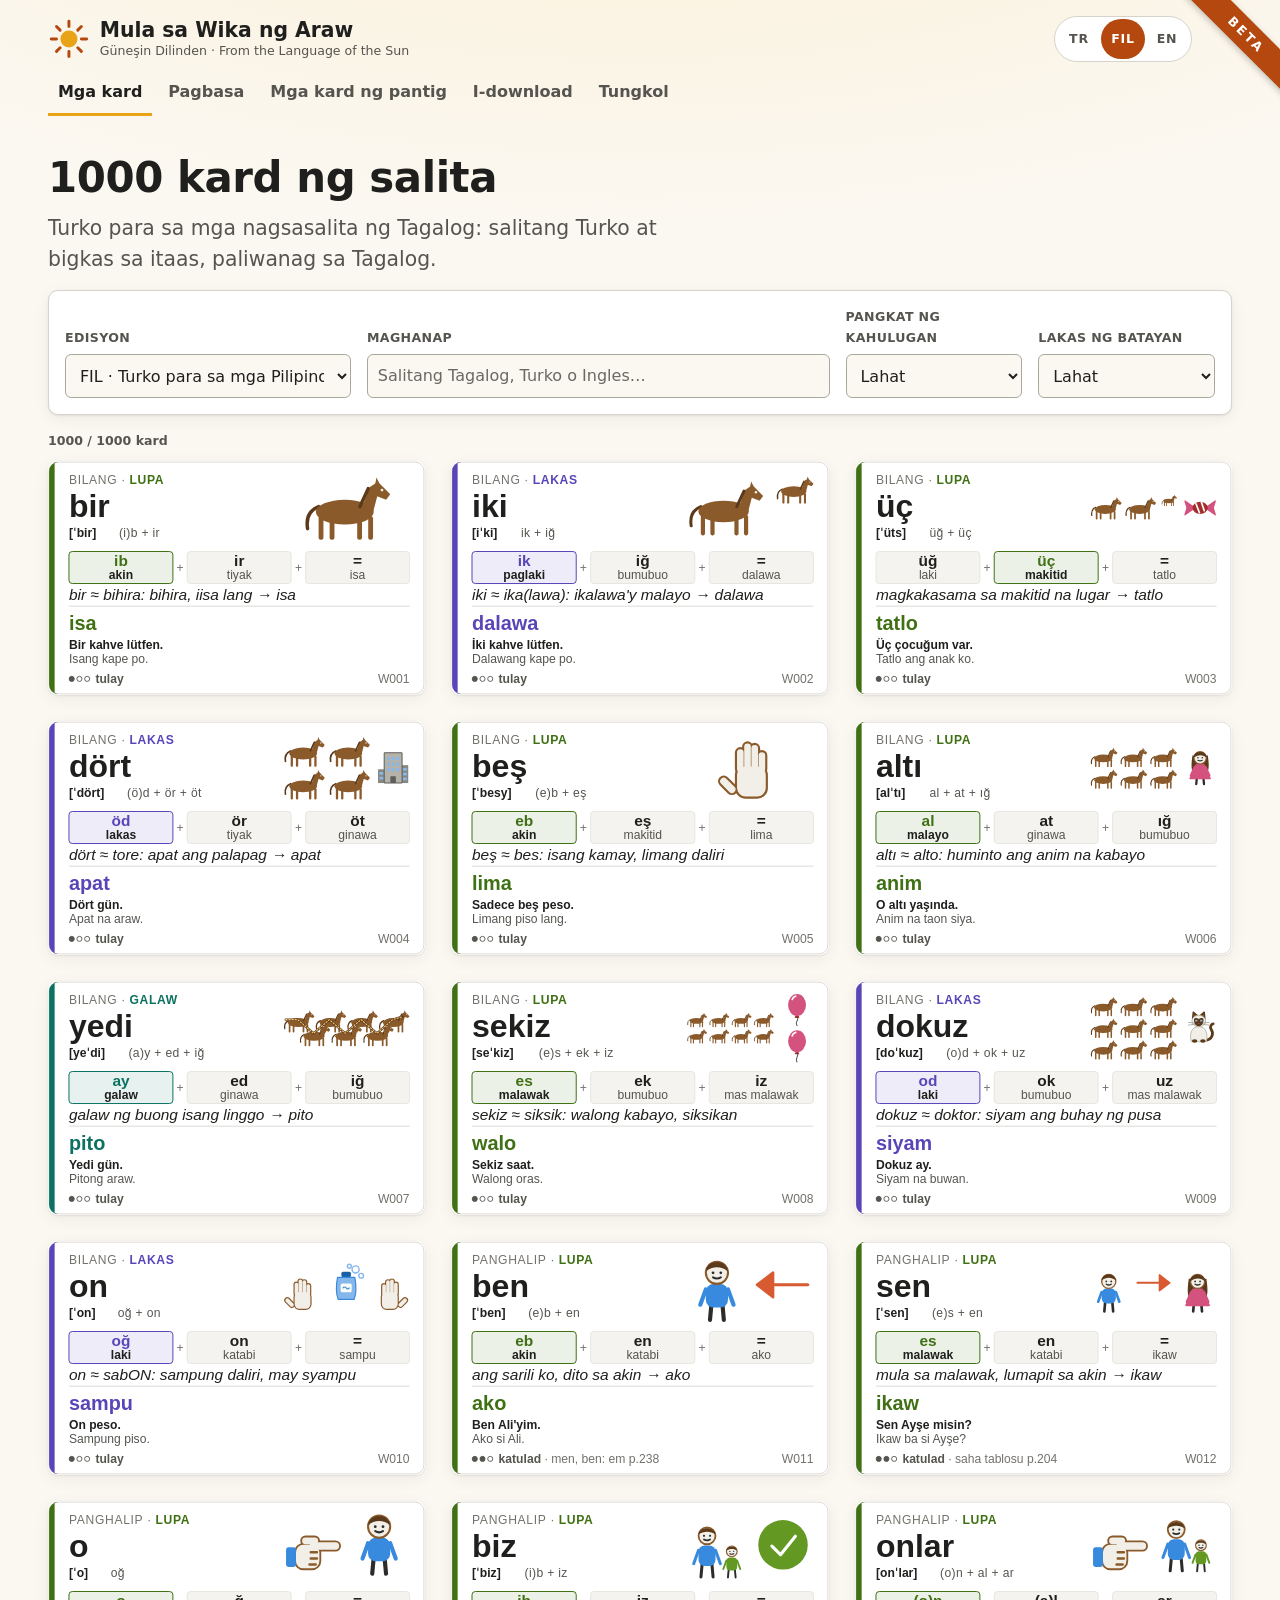
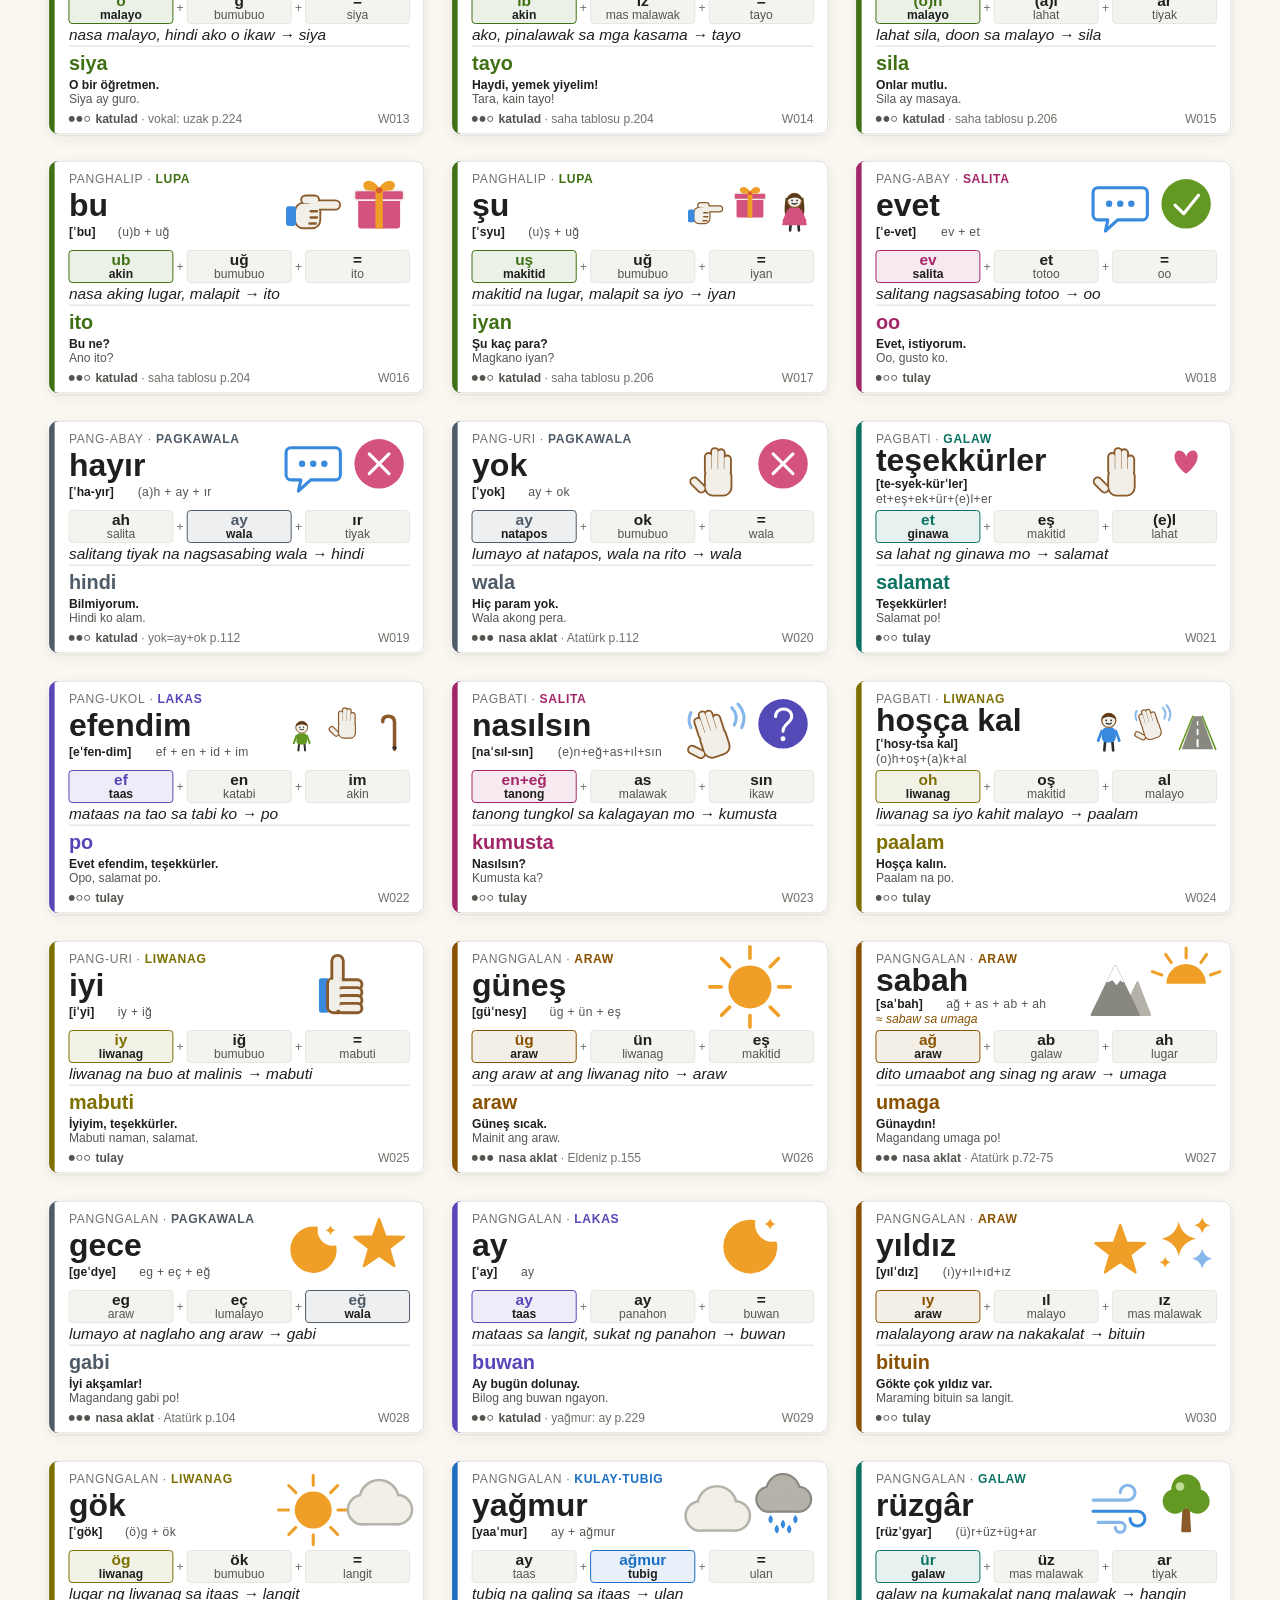
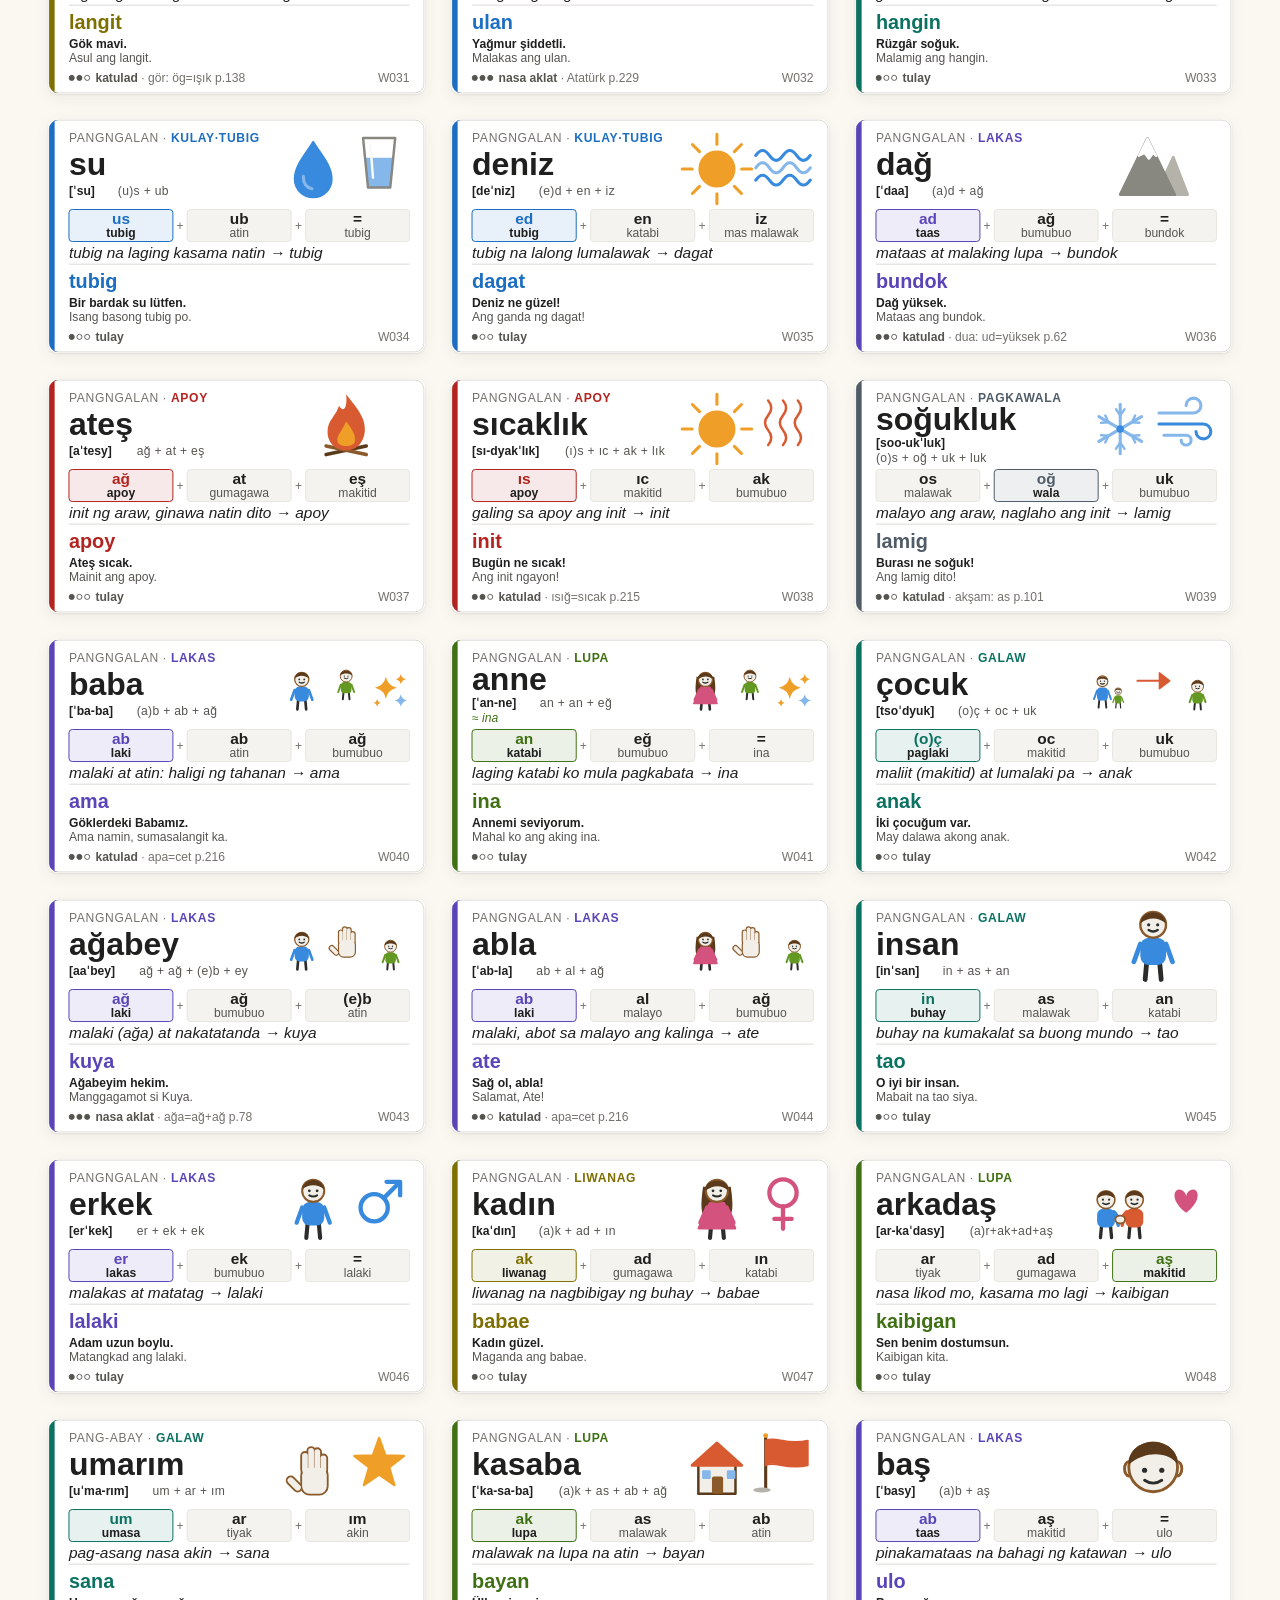
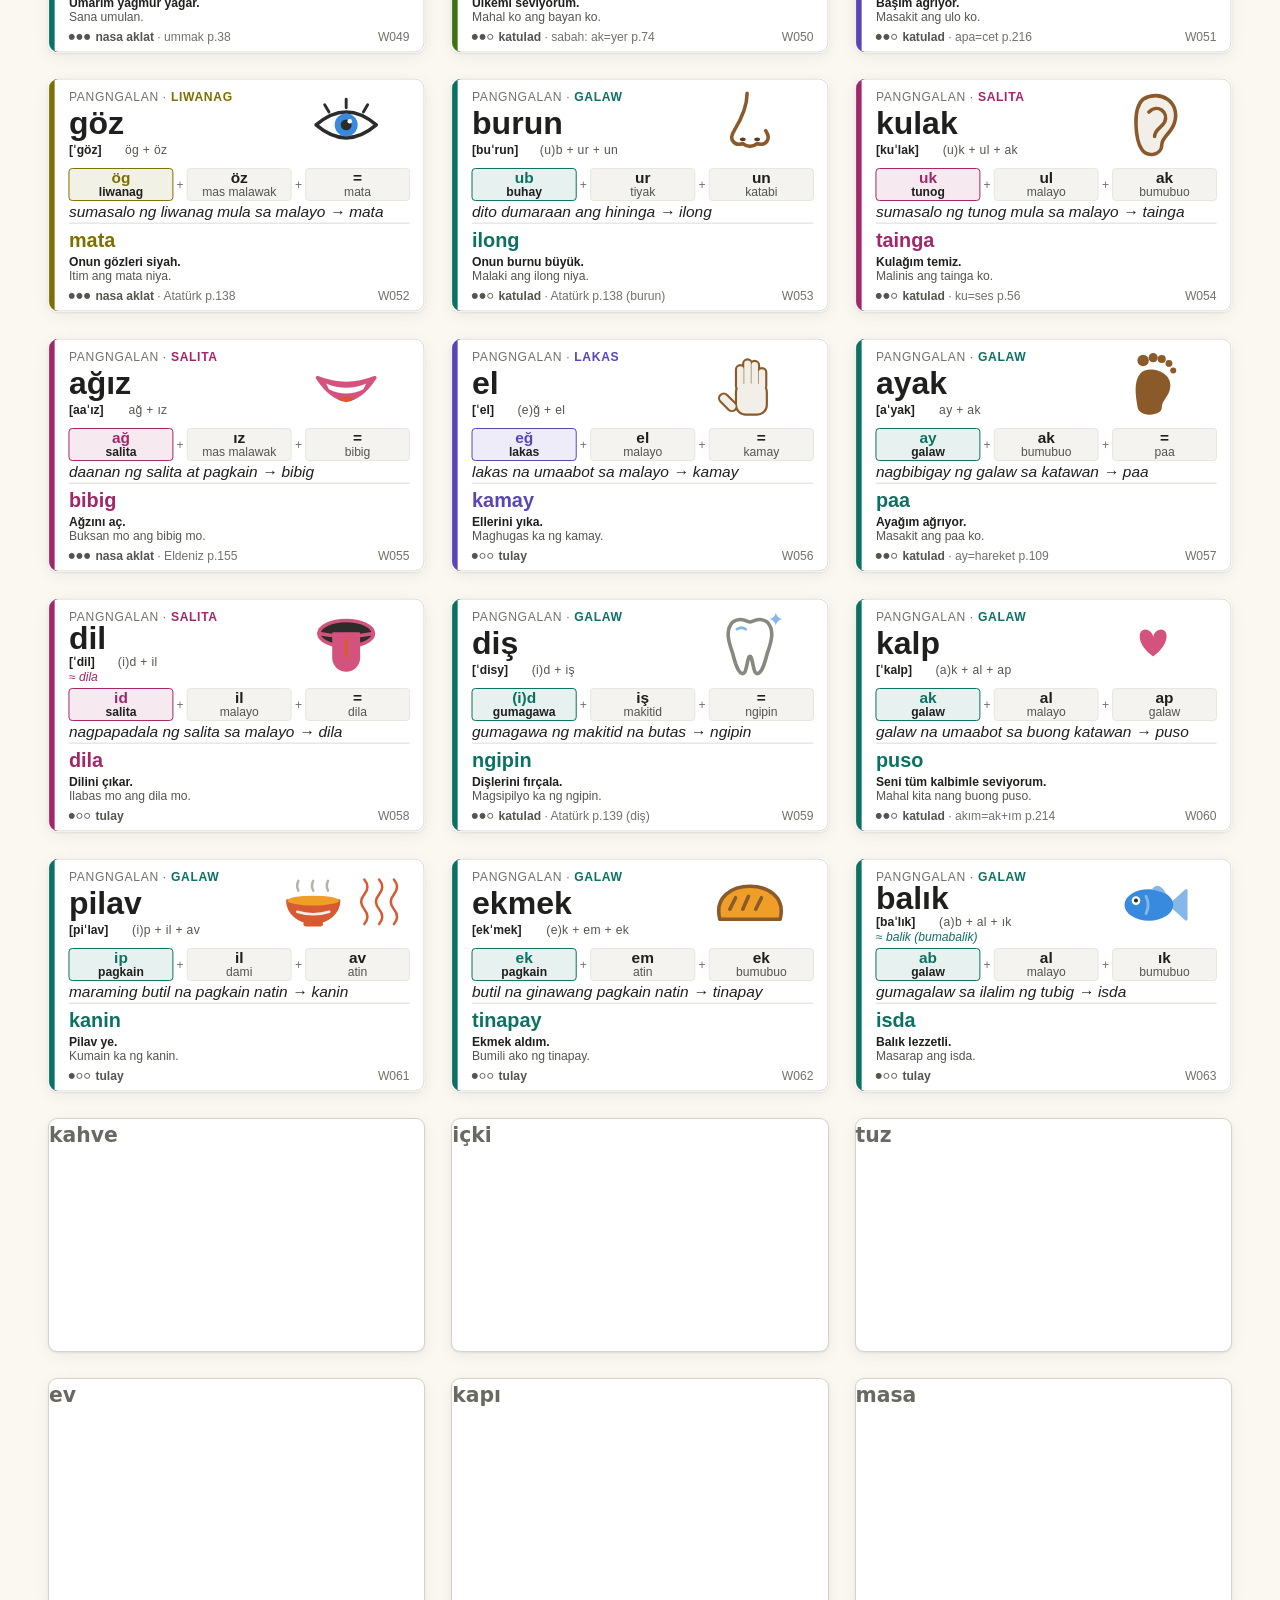
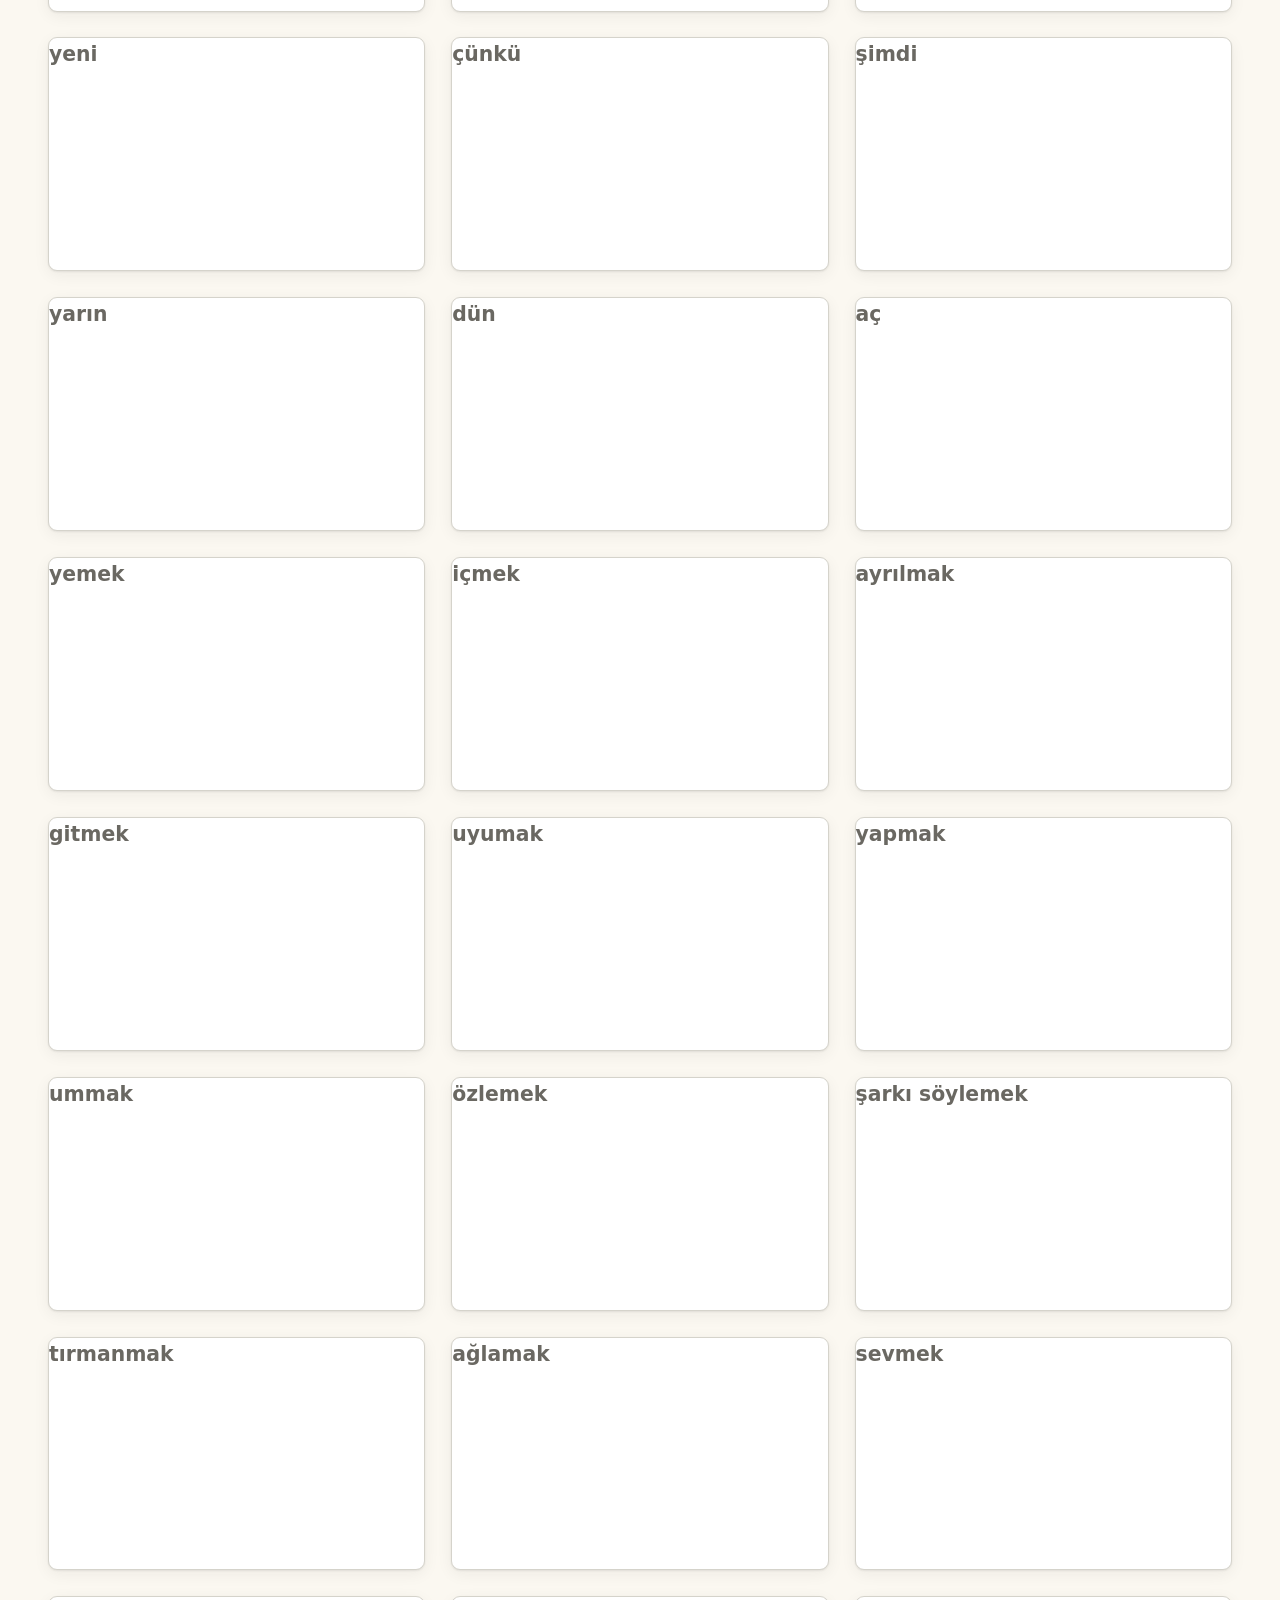
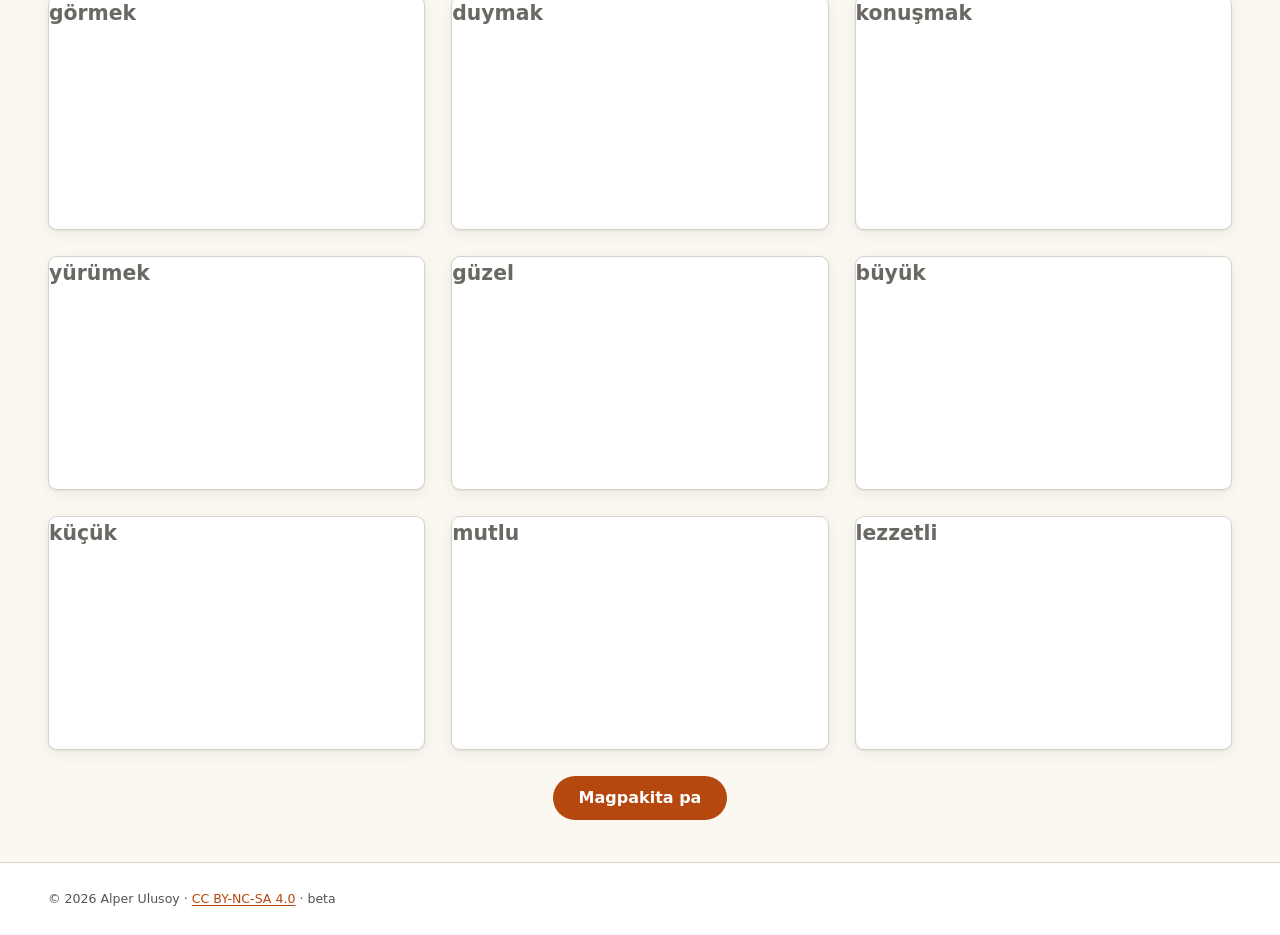
<file: fil/index.html>
<!doctype html>
<html lang="fil" data-root="../" data-ui="fil" data-v="26fa954017">
<head>
<meta charset="utf-8">

<meta name="viewport" content="width=device-width, initial-scale=1">
<title>Güneşin Dilinden · Mula sa Wika ng Araw · From the Language of the Sun (beta)</title>
<meta name="description" content="Ücretsiz 1000 kelimelik resimli kart projesi: Türkçe ↔ Filipince (Tagalog) ↔ English. Güneş Dil Teorisi okumaları ezber köprüsü olarak kullanılır.">
<meta name="theme-color" content="#B5480E">
<link rel="icon" href="data:image/svg+xml,%3Csvg xmlns='http://www.w3.org/2000/svg' viewBox='0 0 64 64'%3E%3Ccircle cx='32' cy='32' r='14' fill='%23E8A317'/%3E%3Cg stroke='%23B5480E' stroke-width='5' stroke-linecap='round'%3E%3Cpath d='M32 4v8M32 52v8M4 32h8M52 32h8M12 12l6 6M46 46l6 6M12 52l6-6M46 18l6-6'/%3E%3C/g%3E%3C/svg%3E">
<link rel="stylesheet" href="../style.css?v=26fa954017">
<link rel="canonical" href="https://alperu82.github.io/gunesin-dilinden/fil/">
<link rel="alternate" hreflang="tr" href="https://alperu82.github.io/gunesin-dilinden/tr/">
<link rel="alternate" hreflang="fil" href="https://alperu82.github.io/gunesin-dilinden/fil/">
<link rel="alternate" hreflang="en" href="https://alperu82.github.io/gunesin-dilinden/en/">
</head>
<body>
<a class="skip" href="#main" data-i18n="skip">İçeriğe geç</a>
<div class="ribbon" aria-hidden="true"><span>BETA</span></div>

<header class="site-header">
  <div class="wrap header-row">
    <a class="brand" href="#/kartlar" aria-label="Güneşin Dilinden">
      <svg class="sun" viewBox="0 0 64 64" aria-hidden="true" focusable="false">
        <circle cx="32" cy="32" r="13" fill="#E8A317"/>
        <g stroke="#B5480E" stroke-width="4.5" stroke-linecap="round">
          <path d="M32 5v8M32 51v8M5 32h8M51 32h8M13 13l5.5 5.5M45.5 45.5 51 51M13 51l5.5-5.5M45.5 18.5 51 13"/>
        </g>
      </svg>
      <span class="brand-text">
        <span class="brand-title" id="brand-title">Güneşin Dilinden</span>
        <span class="brand-sub" id="brand-sub">Mula sa Wika ng Araw · From the Language of the Sun</span>
      </span>
    </a>
    <div class="lang" role="group" aria-label="Dil / Wika / Language" id="lang-switch">
      <button type="button" data-lang="tr" lang="tr">TR</button>
      <button type="button" data-lang="fil" lang="fil">FIL</button>
      <button type="button" data-lang="en" lang="en">EN</button>
    </div>
  </div>
  <nav class="wrap nav" aria-label="main">
    <a href="#/kartlar" data-route="kartlar" data-i18n="nav_cards">Kartlar</a>
    <a href="#/okuma" data-route="okuma" data-i18n="nav_read">Okuma</a>
    <a href="#/hece" data-route="hece" data-i18n="nav_hece">Hece kartları</a>
    <a href="#/indir" data-route="indir" data-i18n="nav_dl">İndir</a>
    <a href="#/hakkinda" data-route="hakkinda" data-i18n="nav_about">Hakkında</a>
  </nav>
</header>

<main id="main" class="wrap" tabindex="-1">
  <!-- KARTLAR -->
  <section id="page-kartlar" class="page" aria-labelledby="h-cards">
    <h1 id="h-cards" data-i18n="cards_h">1000 kelime kartı</h1>
    <p class="lead" id="edition-lead"></p>
    <form class="filters" id="filters" role="search" onsubmit="return false">
      <div class="field field-ed">
        <label for="f-ed" data-i18n="f_ed">Baskı</label>
        <select id="f-ed"></select>
      </div>
      <div class="field field-q">
        <label for="f-q" data-i18n="f_q">Ara</label>
        <input id="f-q" type="search" autocomplete="off" spellcheck="false">
      </div>
      <div class="field">
        <label for="f-g" data-i18n="f_g">Anlam grubu</label>
        <select id="f-g"></select>
      </div>
      <div class="field">
        <label for="f-s" data-i18n="f_s">Dayanak gücü</label>
        <select id="f-s"></select>
      </div>
    </form>
    <p class="count" id="count" role="status" aria-live="polite"></p>
    <ul class="grid" id="grid"></ul>
    <div class="more-wrap"><button type="button" class="btn" id="more" hidden data-i18n="more">Daha fazla göster</button></div>
  </section>

  <!-- OKUMA (K17) -->
  <section id="page-okuma" class="page" aria-labelledby="h-read" hidden>
    <div id="okuma-list-wrap">
      <h1 id="h-read" data-i18n="read_h">Okuma metinleri</h1>
      <p class="lead" data-i18n="read_lead"></p>
      <div class="filters filters-one">
        <div class="field">
          <label for="okuma-ed" data-i18n="f_ed">Baskı</label>
          <select id="okuma-ed"></select>
        </div>
      </div>
      <div id="okuma-ver"></div>
      <ol class="ok-list" id="okuma-list"></ol>
    </div>
    <article id="okuma" class="ok-view" hidden></article>
  </section>

  <!-- HECE -->
  <section id="page-hece" class="page" aria-labelledby="h-hece" hidden>
    <h1 id="h-hece" data-i18n="hece_h">Hece kartları</h1>
    <p class="lead" data-i18n="hece_lead"></p>
    <div class="filters filters-one">
      <div class="field">
        <label for="hece-ed" data-i18n="f_ed">Baskı</label>
        <select id="hece-ed"></select>
      </div>
    </div>
    <div class="hece-tiers" id="hece-grid"></div>
  </section>

  <!-- İNDİR -->
  <section id="page-indir" class="page" aria-labelledby="h-dl" hidden>
    <h1 id="h-dl" data-i18n="dl_h">İndir</h1>
    <p class="lead" data-i18n="dl_lead"></p>
    <ul class="dl-list" id="dl-list"></ul>
    <h2 data-i18n="dl_data_h">Açık veri</h2>
    <p data-i18n-html="dl_data"></p>
  </section>

  <!-- HAKKINDA -->
  <section id="page-hakkinda" class="page prose" aria-labelledby="h-about" hidden>
    <div id="about"></div>
  </section>
</main>

<footer class="site-footer">
  <div class="wrap">
    <p data-i18n-html="footer"></p>
  </div>
</footer>

<dialog id="modal" aria-labelledby="m-title">
  <div class="modal-inner">
    <div class="modal-bar">
      <button type="button" class="btn ghost m-back" id="m-back" hidden>&#8592;</button>
      <button type="button" class="btn ghost m-back" id="m-exback" hidden>&#8592;</button>
      <button type="button" class="icon-btn" id="m-prev" data-i18n-aria="prev">&#8592;</button>
      <span class="modal-no" id="m-no"></span>
      <button type="button" class="icon-btn" id="m-next" data-i18n-aria="next">&#8594;</button>
      <button type="button" class="icon-btn close" id="m-close" data-i18n-aria="close">&#10005;</button>
    </div>
    <div id="m-body"></div>
  </div>
</dialog>

<noscript><p class="wrap note">Bu site JavaScript gerektirir. · Kailangan ng JavaScript. · This site needs JavaScript.</p></noscript>
<script src="../app.js?v=26fa954017" defer></script>
</body>
</html>
</file>
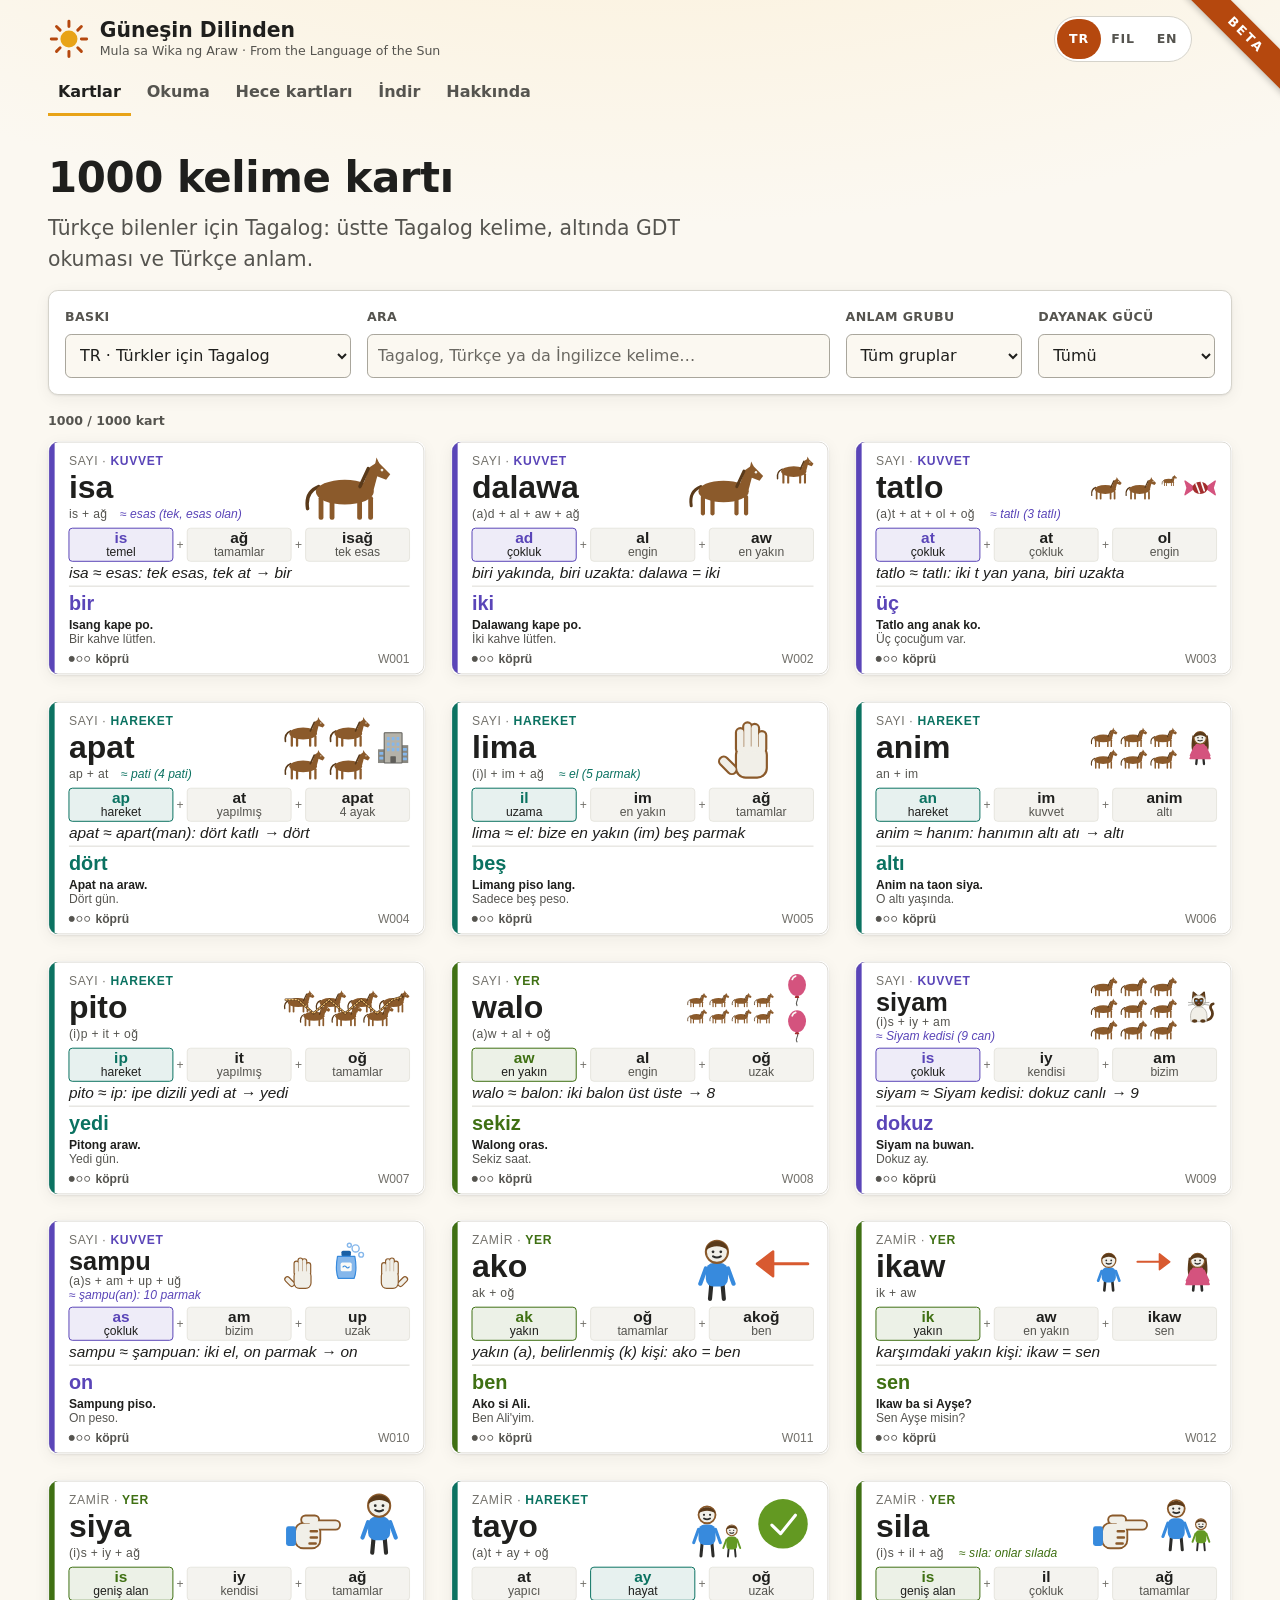
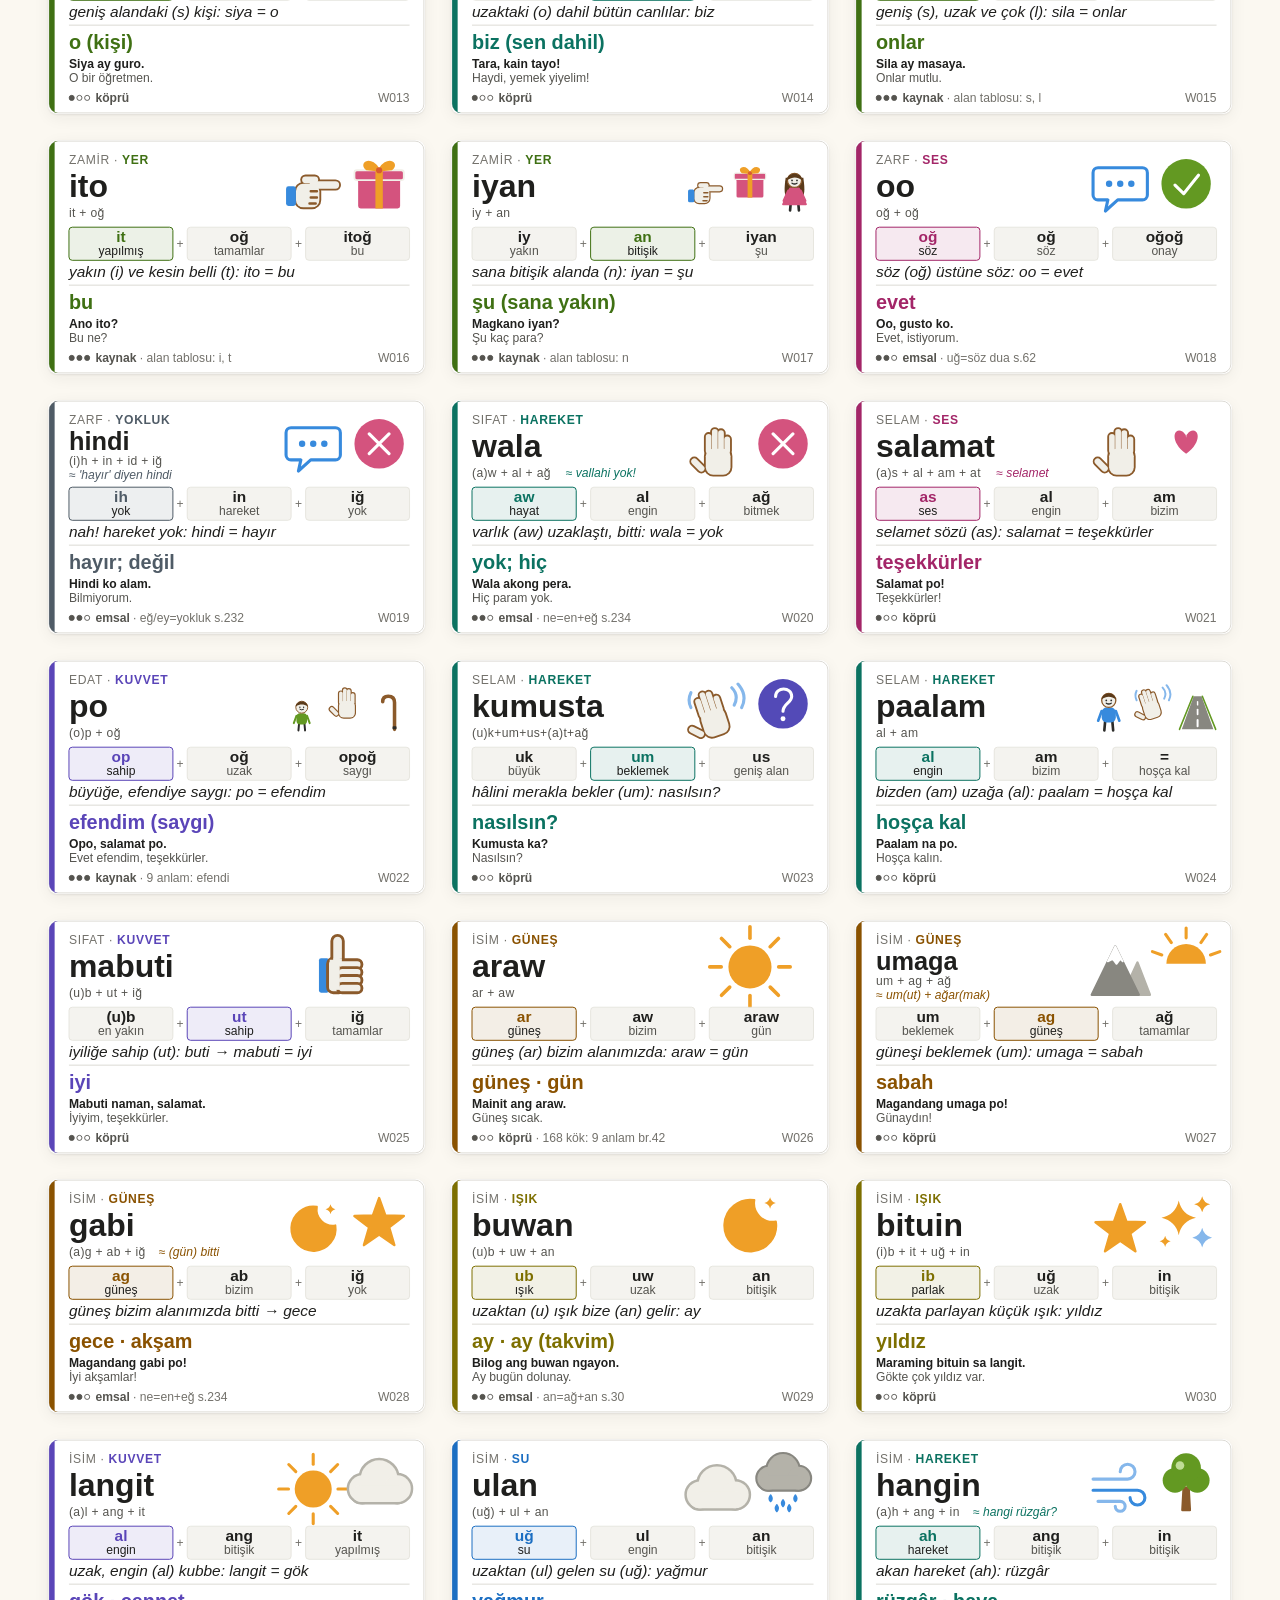
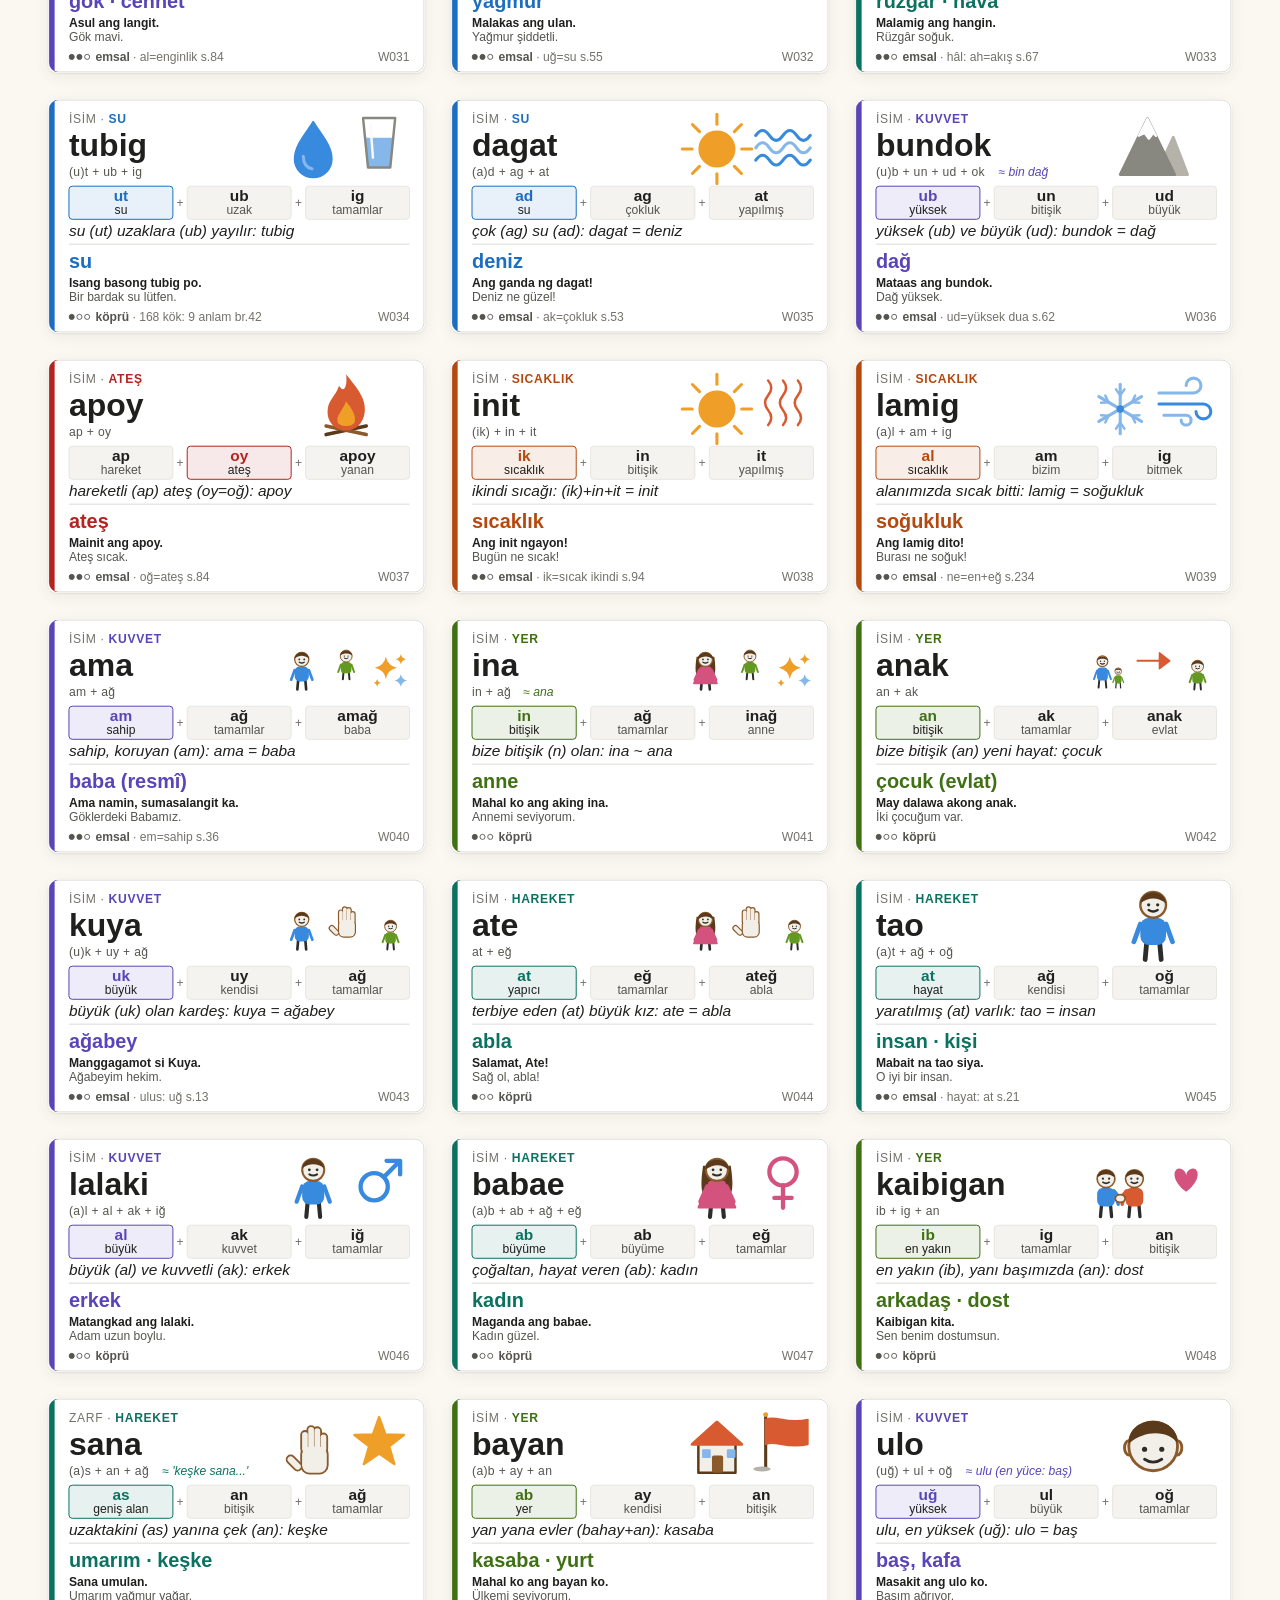
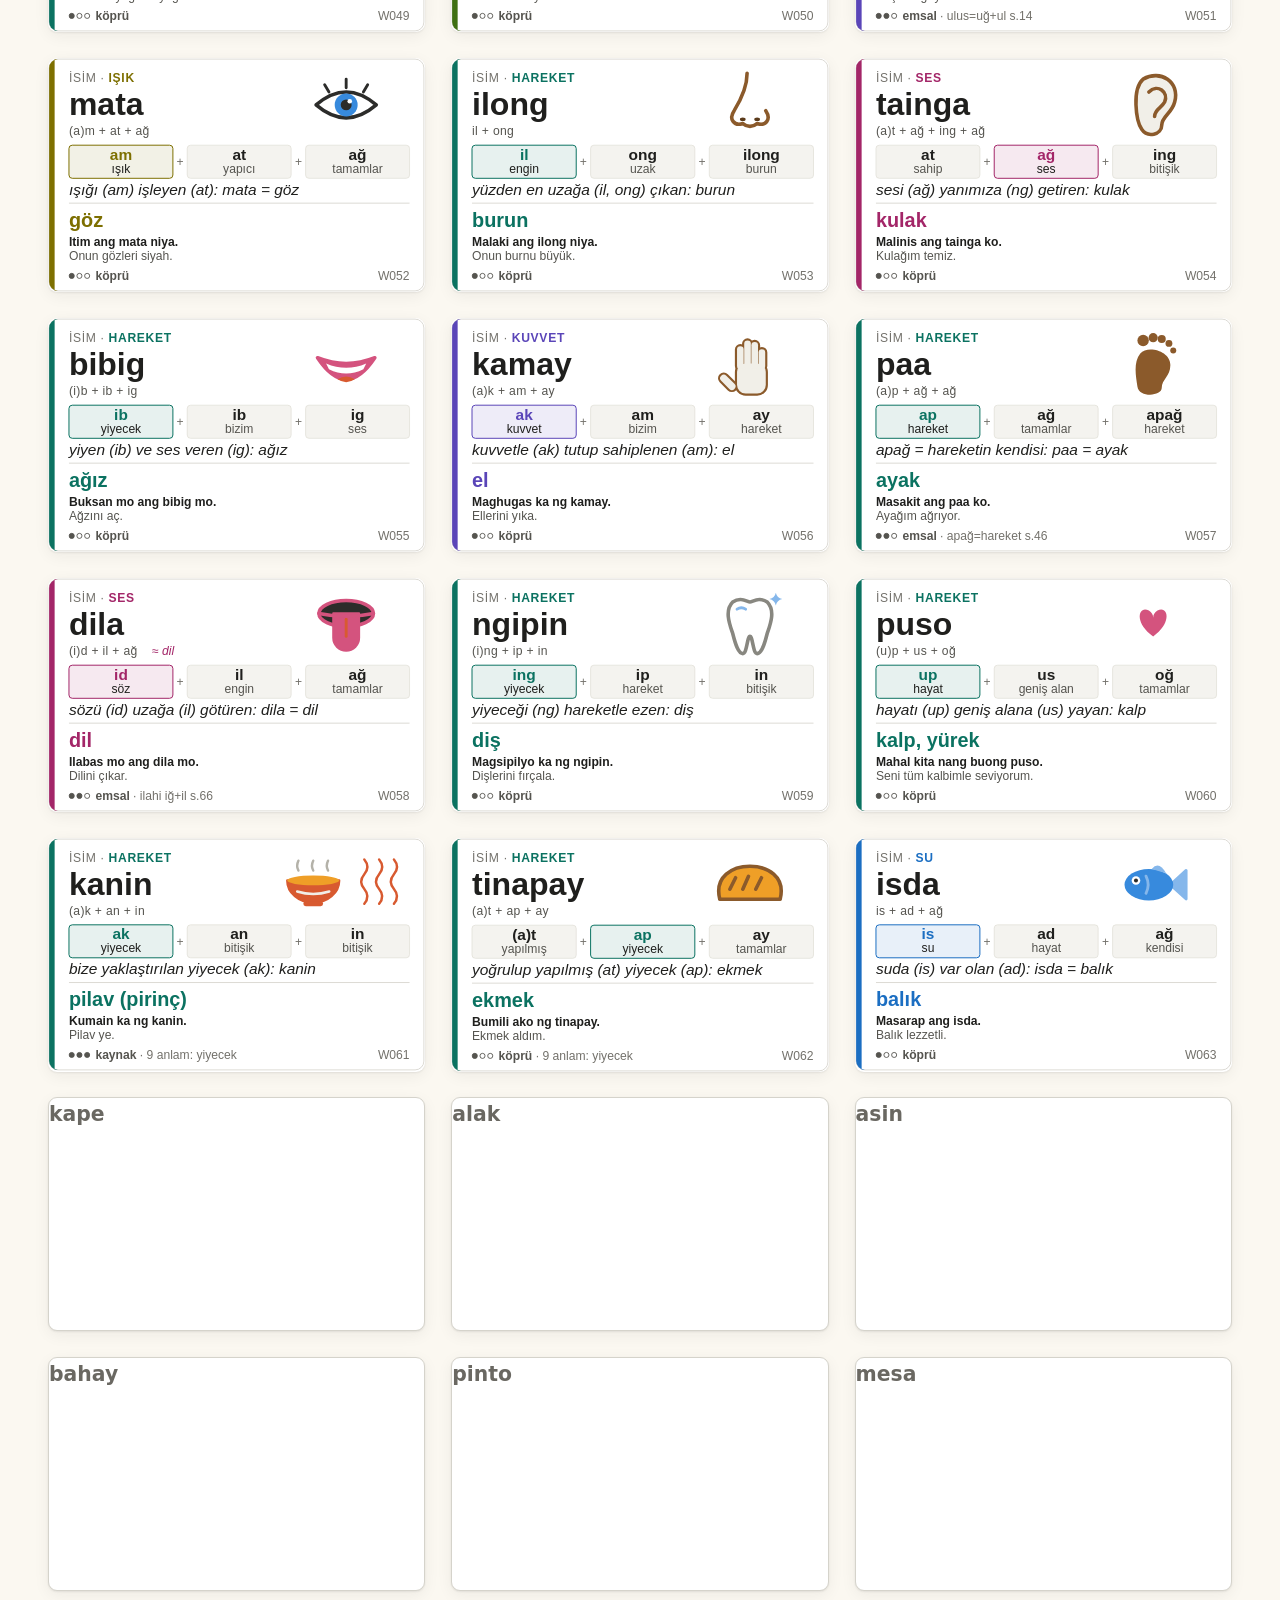
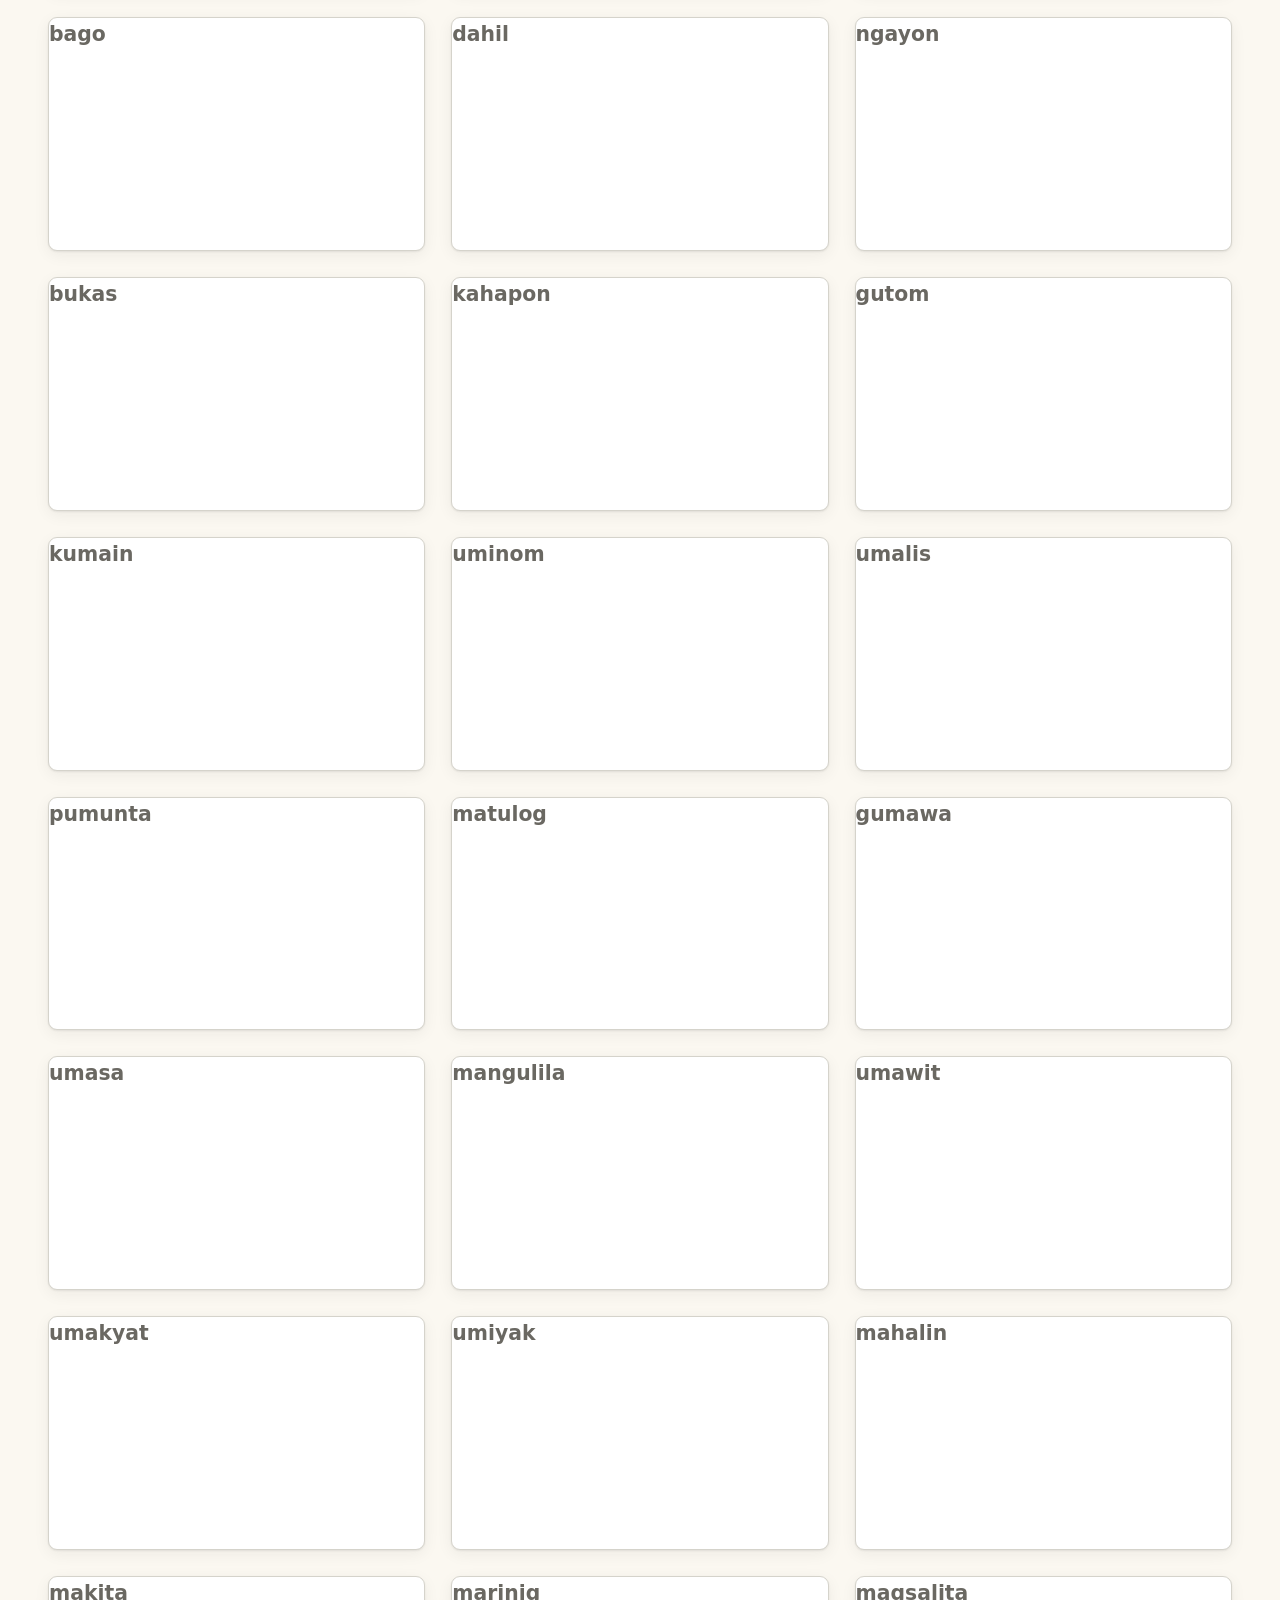
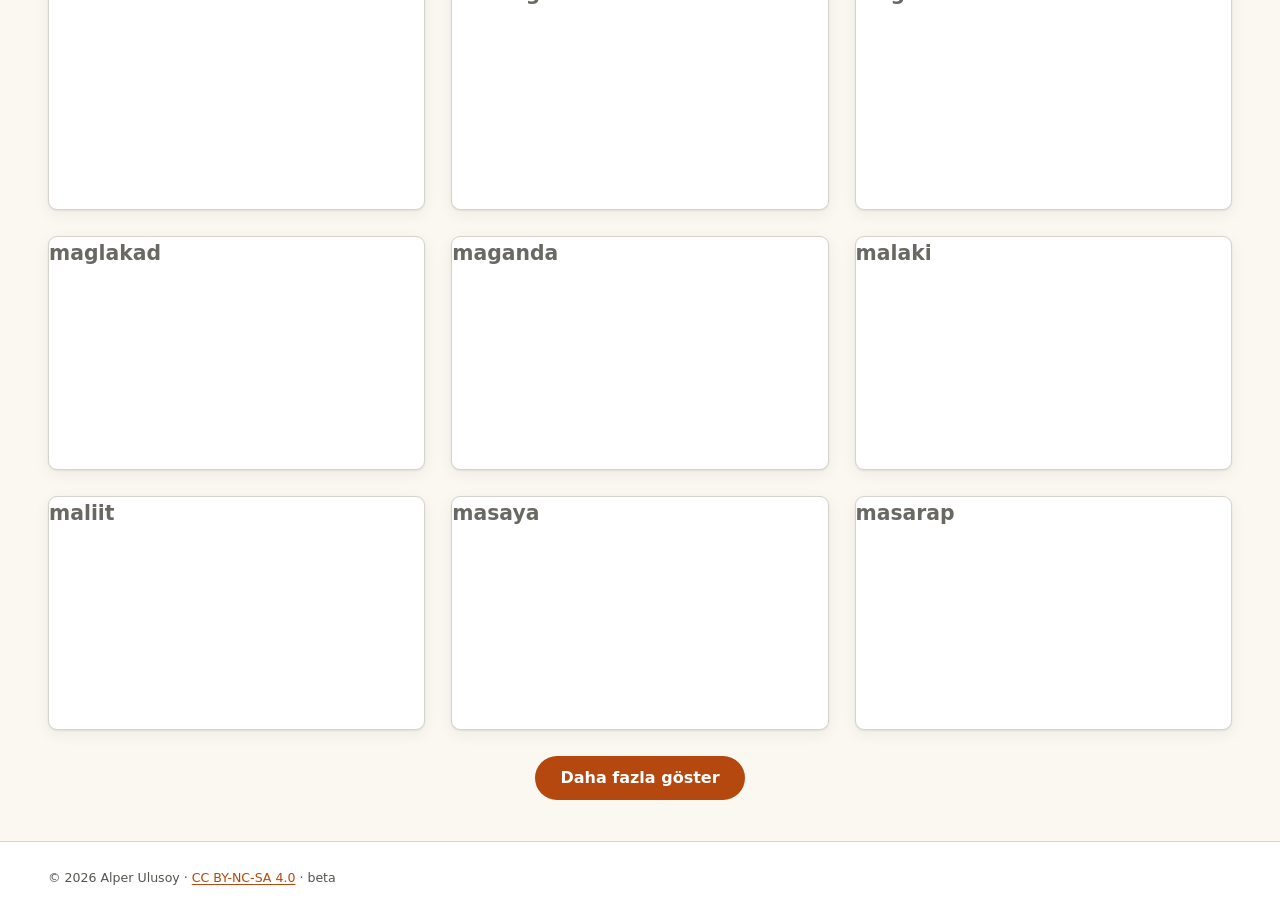
<file: tr/index.html>
<!doctype html>
<html lang="tr" data-root="../" data-ui="tr" data-v="26fa954017">
<head>
<meta charset="utf-8">

<meta name="viewport" content="width=device-width, initial-scale=1">
<title>Güneşin Dilinden · Mula sa Wika ng Araw · From the Language of the Sun (beta)</title>
<meta name="description" content="Ücretsiz 1000 kelimelik resimli kart projesi: Türkçe ↔ Filipince (Tagalog) ↔ English. Güneş Dil Teorisi okumaları ezber köprüsü olarak kullanılır.">
<meta name="theme-color" content="#B5480E">
<link rel="icon" href="data:image/svg+xml,%3Csvg xmlns='http://www.w3.org/2000/svg' viewBox='0 0 64 64'%3E%3Ccircle cx='32' cy='32' r='14' fill='%23E8A317'/%3E%3Cg stroke='%23B5480E' stroke-width='5' stroke-linecap='round'%3E%3Cpath d='M32 4v8M32 52v8M4 32h8M52 32h8M12 12l6 6M46 46l6 6M12 52l6-6M46 18l6-6'/%3E%3C/g%3E%3C/svg%3E">
<link rel="stylesheet" href="../style.css?v=26fa954017">
<link rel="canonical" href="https://alperu82.github.io/gunesin-dilinden/tr/">
<link rel="alternate" hreflang="tr" href="https://alperu82.github.io/gunesin-dilinden/tr/">
<link rel="alternate" hreflang="fil" href="https://alperu82.github.io/gunesin-dilinden/fil/">
<link rel="alternate" hreflang="en" href="https://alperu82.github.io/gunesin-dilinden/en/">
</head>
<body>
<a class="skip" href="#main" data-i18n="skip">İçeriğe geç</a>
<div class="ribbon" aria-hidden="true"><span>BETA</span></div>

<header class="site-header">
  <div class="wrap header-row">
    <a class="brand" href="#/kartlar" aria-label="Güneşin Dilinden">
      <svg class="sun" viewBox="0 0 64 64" aria-hidden="true" focusable="false">
        <circle cx="32" cy="32" r="13" fill="#E8A317"/>
        <g stroke="#B5480E" stroke-width="4.5" stroke-linecap="round">
          <path d="M32 5v8M32 51v8M5 32h8M51 32h8M13 13l5.5 5.5M45.5 45.5 51 51M13 51l5.5-5.5M45.5 18.5 51 13"/>
        </g>
      </svg>
      <span class="brand-text">
        <span class="brand-title" id="brand-title">Güneşin Dilinden</span>
        <span class="brand-sub" id="brand-sub">Mula sa Wika ng Araw · From the Language of the Sun</span>
      </span>
    </a>
    <div class="lang" role="group" aria-label="Dil / Wika / Language" id="lang-switch">
      <button type="button" data-lang="tr" lang="tr">TR</button>
      <button type="button" data-lang="fil" lang="fil">FIL</button>
      <button type="button" data-lang="en" lang="en">EN</button>
    </div>
  </div>
  <nav class="wrap nav" aria-label="main">
    <a href="#/kartlar" data-route="kartlar" data-i18n="nav_cards">Kartlar</a>
    <a href="#/okuma" data-route="okuma" data-i18n="nav_read">Okuma</a>
    <a href="#/hece" data-route="hece" data-i18n="nav_hece">Hece kartları</a>
    <a href="#/indir" data-route="indir" data-i18n="nav_dl">İndir</a>
    <a href="#/hakkinda" data-route="hakkinda" data-i18n="nav_about">Hakkında</a>
  </nav>
</header>

<main id="main" class="wrap" tabindex="-1">
  <!-- KARTLAR -->
  <section id="page-kartlar" class="page" aria-labelledby="h-cards">
    <h1 id="h-cards" data-i18n="cards_h">1000 kelime kartı</h1>
    <p class="lead" id="edition-lead"></p>
    <form class="filters" id="filters" role="search" onsubmit="return false">
      <div class="field field-ed">
        <label for="f-ed" data-i18n="f_ed">Baskı</label>
        <select id="f-ed"></select>
      </div>
      <div class="field field-q">
        <label for="f-q" data-i18n="f_q">Ara</label>
        <input id="f-q" type="search" autocomplete="off" spellcheck="false">
      </div>
      <div class="field">
        <label for="f-g" data-i18n="f_g">Anlam grubu</label>
        <select id="f-g"></select>
      </div>
      <div class="field">
        <label for="f-s" data-i18n="f_s">Dayanak gücü</label>
        <select id="f-s"></select>
      </div>
    </form>
    <p class="count" id="count" role="status" aria-live="polite"></p>
    <ul class="grid" id="grid"></ul>
    <div class="more-wrap"><button type="button" class="btn" id="more" hidden data-i18n="more">Daha fazla göster</button></div>
  </section>

  <!-- OKUMA (K17) -->
  <section id="page-okuma" class="page" aria-labelledby="h-read" hidden>
    <div id="okuma-list-wrap">
      <h1 id="h-read" data-i18n="read_h">Okuma metinleri</h1>
      <p class="lead" data-i18n="read_lead"></p>
      <div class="filters filters-one">
        <div class="field">
          <label for="okuma-ed" data-i18n="f_ed">Baskı</label>
          <select id="okuma-ed"></select>
        </div>
      </div>
      <div id="okuma-ver"></div>
      <ol class="ok-list" id="okuma-list"></ol>
    </div>
    <article id="okuma" class="ok-view" hidden></article>
  </section>

  <!-- HECE -->
  <section id="page-hece" class="page" aria-labelledby="h-hece" hidden>
    <h1 id="h-hece" data-i18n="hece_h">Hece kartları</h1>
    <p class="lead" data-i18n="hece_lead"></p>
    <div class="filters filters-one">
      <div class="field">
        <label for="hece-ed" data-i18n="f_ed">Baskı</label>
        <select id="hece-ed"></select>
      </div>
    </div>
    <div class="hece-tiers" id="hece-grid"></div>
  </section>

  <!-- İNDİR -->
  <section id="page-indir" class="page" aria-labelledby="h-dl" hidden>
    <h1 id="h-dl" data-i18n="dl_h">İndir</h1>
    <p class="lead" data-i18n="dl_lead"></p>
    <ul class="dl-list" id="dl-list"></ul>
    <h2 data-i18n="dl_data_h">Açık veri</h2>
    <p data-i18n-html="dl_data"></p>
  </section>

  <!-- HAKKINDA -->
  <section id="page-hakkinda" class="page prose" aria-labelledby="h-about" hidden>
    <div id="about"></div>
  </section>
</main>

<footer class="site-footer">
  <div class="wrap">
    <p data-i18n-html="footer"></p>
  </div>
</footer>

<dialog id="modal" aria-labelledby="m-title">
  <div class="modal-inner">
    <div class="modal-bar">
      <button type="button" class="btn ghost m-back" id="m-back" hidden>&#8592;</button>
      <button type="button" class="btn ghost m-back" id="m-exback" hidden>&#8592;</button>
      <button type="button" class="icon-btn" id="m-prev" data-i18n-aria="prev">&#8592;</button>
      <span class="modal-no" id="m-no"></span>
      <button type="button" class="icon-btn" id="m-next" data-i18n-aria="next">&#8594;</button>
      <button type="button" class="icon-btn close" id="m-close" data-i18n-aria="close">&#10005;</button>
    </div>
    <div id="m-body"></div>
  </div>
</dialog>

<noscript><p class="wrap note">Bu site JavaScript gerektirir. · Kailangan ng JavaScript. · This site needs JavaScript.</p></noscript>
<script src="../app.js?v=26fa954017" defer></script>
</body>
</html>
</file>
<file: style.css>
/* Güneşin Dilinden — beta site
   Altın oran ölçeği (φ = 1.618): boşluk ve yazı boyları φ'nin kuvvetleri.
   Renkler kitaptaki kart paletinden (pictograph/layout_w3.json). Önce mobil. */

:root {
  --phi: 1.618;
  /* boşluk: 1rem × φ^n */
  --s-2: 0.382rem;
  --s-1: 0.618rem;
  --s0: 1rem;
  --s1: 1.618rem;
  --s2: 2.618rem;
  --s3: 4.236rem;
  /* yazı */
  --t-1: 0.786rem;   /* √φ⁻¹ */
  --t0: 1rem;
  --t1: 1.272rem;    /* √φ */
  --t2: 1.618rem;
  --t3: 2.058rem;    /* φ^1.5 */
  --t4: 2.618rem;

  /* kart paleti */
  --ink: #1F1F1D;
  --ink-2: #55544F;
  --ink-3: #6A6862;      /* layout #73716B, kontrast için bir ton koyu */
  --line: #D5D3CB;
  --box: #F4F3EF;
  --box-line: #DEDCD4;
  --paper: #FBF8F1;
  --white: #FFFFFF;
  /* güneş */
  --sun: #B5480E;        /* G3 sıcaklık */
  --sun-deep: #8A5200;   /* G1 güneş */
  --gold: #E8A317;       /* yalnız süs, metin için değil */
  --gold-soft: #FBEFD5;
  --focus: #1B6EC2;      /* G7 */
  --radius: 0.618rem;
  --shadow: 0 1px 2px rgb(31 31 29 / 8%), 0 4px 16px rgb(31 31 29 / 6%);
  --font: system-ui, -apple-system, "Segoe UI", Roboto, "Noto Sans", Helvetica, Arial, sans-serif;
  color-scheme: light;
}

*, *::before, *::after { box-sizing: border-box; }
html { -webkit-text-size-adjust: 100%; }
body {
  margin: 0;
  font-family: var(--font);
  font-size: var(--t0);
  line-height: 1.618;
  color: var(--ink);
  background: var(--paper);
  background-image: radial-gradient(ellipse 120% 40rem at 50% -14rem, var(--gold-soft), transparent 70%);
  background-repeat: no-repeat;
  min-height: 100vh;
  display: flex;
  flex-direction: column;
}
main { flex: 1; outline: none; }
main:focus, main:focus-visible { outline: none; }
img, svg { max-width: 100%; }
h1, h2, h3 { line-height: 1.236; margin: 0 0 var(--s-1); }
h1 { font-size: var(--t3); letter-spacing: -0.01em; }
h2 { font-size: var(--t2); margin-top: var(--s2); }
h3 { font-size: var(--t1); margin-top: var(--s1); }
p { margin: 0 0 var(--s0); }
a { color: var(--sun); text-underline-offset: 0.18em; }
a:hover { color: var(--sun-deep); }

:focus-visible {
  outline: 3px solid var(--focus);
  outline-offset: 2px;
  border-radius: 4px;
}

.wrap { width: 100%; max-width: 76rem; margin: 0 auto; padding: 0 var(--s0); }

.skip {
  position: absolute; left: var(--s0); top: -4rem; z-index: 100;
  background: var(--ink); color: var(--white); padding: var(--s-1) var(--s0); border-radius: var(--radius);
}
.skip:focus { top: var(--s0); color: var(--white); }

/* ---------- BETA şeridi ---------- */
.ribbon {
  position: fixed; top: 0; right: 0; z-index: 50; width: 6.854rem; height: 6.854rem;
  overflow: hidden; pointer-events: none;
}
.ribbon span {
  position: absolute; top: 1.3rem; right: -2.35rem; width: 9rem; transform: rotate(45deg);
  background: var(--sun); color: var(--white); text-align: center;
  font-weight: 800; font-size: var(--t-1); letter-spacing: 0.2em; padding: 0.236rem 0;
  box-shadow: 0 2px 6px rgb(0 0 0 / 22%);
}

/* ---------- başlık ---------- */
.site-header { padding-top: var(--s0); }
.header-row { display: flex; align-items: center; gap: var(--s0); flex-wrap: wrap; padding-right: 3.5rem; }
.brand { display: flex; align-items: center; gap: var(--s-1); text-decoration: none; color: var(--ink); min-width: 0; flex: 1 1 14rem; }
.brand:hover { color: var(--ink); }
.sun { width: 2.618rem; height: 2.618rem; flex: none; }
.brand-text { display: flex; flex-direction: column; min-width: 0; }
.brand-title { font-weight: 800; font-size: var(--t1); line-height: 1.2; }
.brand-sub { font-size: var(--t-1); color: var(--ink-2); line-height: 1.35; }

.lang { display: inline-flex; border: 1px solid var(--line); border-radius: 999px; background: var(--white); padding: 2px; }
.lang button {
  font: inherit; font-size: var(--t-1); font-weight: 700; letter-spacing: 0.06em;
  border: 0; background: transparent; color: var(--ink-2); cursor: pointer;
  min-width: 2.75rem; min-height: 2.5rem; padding: 0 var(--s-1); border-radius: 999px;
}
.lang button[aria-pressed="true"] { background: var(--sun); color: var(--white); }

.nav { display: flex; gap: var(--s-2); overflow-x: auto; padding-top: var(--s-1); padding-bottom: var(--s-1); scrollbar-width: none; }
.nav::-webkit-scrollbar { display: none; }
.nav a {
  flex: none; text-decoration: none; color: var(--ink-2); font-weight: 600;
  padding: var(--s-2) var(--s-1); border-radius: var(--radius); min-height: 2.75rem; display: inline-flex; align-items: center;
  border-bottom: 3px solid transparent;
}
.nav a:hover { color: var(--ink); background: rgb(232 163 23 / 12%); }
.nav a[aria-current="page"] { color: var(--ink); border-bottom-color: var(--gold); border-radius: var(--radius) var(--radius) 0 0; }

/* ---------- sayfalar ---------- */
.page { padding: var(--s1) 0 var(--s2); }
.lead { color: var(--ink-2); font-size: var(--t1); max-width: 42rem; line-height: 1.5; }
.note {
  border-left: 4px solid var(--gold); background: var(--white); padding: var(--s-1) var(--s0);
  border-radius: 0 var(--radius) var(--radius) 0; color: var(--ink-2); max-width: 46rem; margin: 0 0 var(--s0);
}

/* ---------- filtreler ---------- */
.filters {
  display: grid; grid-template-columns: 1fr 1fr; gap: var(--s-1) var(--s0); align-items: end;
  background: var(--white); border: 1px solid var(--line); border-radius: var(--radius);
  padding: var(--s0); box-shadow: var(--shadow);
}
.field { display: flex; flex-direction: column; gap: var(--s-2); min-width: 0; }
.field-ed, .field-q { grid-column: 1 / -1; }
.field label { font-size: var(--t-1); font-weight: 700; color: var(--ink-2); letter-spacing: 0.03em; text-transform: uppercase; }
.field select, .field input {
  font: inherit; color: var(--ink); background: var(--paper);
  border: 1px solid #A9A69C; border-radius: calc(var(--radius) * 0.618);
  min-height: 2.75rem; padding: 0 var(--s-1); width: 100%;
}
.field input::placeholder { color: var(--ink-3); }
.count { color: var(--ink-2); margin: var(--s0) 0 var(--s-1); font-size: var(--t-1); font-weight: 600; }

/* ---------- kart ızgarası ---------- */
.grid {
  list-style: none; margin: 0; padding: 0;
  display: grid; grid-template-columns: 1fr; gap: var(--s0);
}
.tile {
  display: block; width: 100%; padding: 0; border: 0; background: none; cursor: pointer;
  text-align: left; font: inherit; color: inherit; border-radius: 12px;
}
.tile .img {
  display: block; width: 100%; height: auto; aspect-ratio: 342 / 212; background: var(--white);
  border-radius: 9px; box-shadow: var(--shadow); transition: transform .15s ease, box-shadow .15s ease;
}
.tile .img.hcard { display: flex; }
.hcard > span { display: block; }
.hcard .bx { display: flex; }
.tile img.img { object-fit: contain; }
.tile:hover .img { transform: translateY(-2px); box-shadow: 0 2px 4px rgb(31 31 29 / 10%), 0 10px 24px rgb(31 31 29 / 10%); }
.tile:focus-visible { outline-offset: 4px; }

/* SVG olmayan baskı için HTML kart (EN) */
.hcard {
  position: relative; display: flex; flex-direction: column; justify-content: space-between;
  padding: var(--s-1) var(--s0) var(--s-1) calc(var(--s0) + 6px); overflow: hidden;
  border: 1px solid var(--line);
}
.hcard::before { content: ""; position: absolute; left: 0; top: 0; bottom: 0; width: 6px; background: var(--gc, var(--ink-3)); }
.hcard .meta { font-size: var(--t-1); color: var(--ink-3); letter-spacing: 0.05em; text-transform: uppercase; }
.hcard .meta b { color: var(--gc); }
.hcard .w { font-size: var(--t3); margin-top: var(--s-2); font-weight: 700; line-height: 1.1; overflow-wrap: anywhere; }
.hcard .seg { font-size: var(--t-1); color: var(--ink-2); }
.hcard .bx { display: flex; gap: var(--s-2); flex-wrap: wrap; }
.hcard .bx span { font-size: var(--t-1); background: var(--box); border: 1px solid var(--box-line); border-radius: 3px; padding: 0 var(--s-2); }
.hcard .bx span.root { border-color: var(--gc); color: var(--gc); font-weight: 700; }
.hcard .m { font-size: var(--t1); font-weight: 600; border-top: 1px solid var(--line); padding-top: var(--s-2); }
.hcard .m small { font-weight: 400; color: var(--ink-3); font-size: var(--t-1); }

.more-wrap { text-align: center; padding-top: var(--s1); }
.btn {
  font: inherit; font-weight: 700; cursor: pointer; color: var(--white); background: var(--sun);
  border: 0; border-radius: 999px; min-height: 2.75rem; padding: 0 var(--s1);
}
.btn:hover { background: var(--sun-deep); }
.btn.ghost { background: var(--white); color: var(--sun); border: 1px solid var(--sun); }

/* ---------- modal ---------- */
dialog {
  border: 0; padding: 0; width: 100%; max-width: 100%; max-height: 100%; height: 100%; margin: 0;
  background: var(--paper); color: var(--ink);
}
dialog::backdrop { background: rgb(31 31 29 / 55%); }
.modal-inner { max-width: 47rem; margin: 0 auto; padding: var(--s-1) var(--s0) var(--s2); }
.modal-bar {
  position: sticky; top: 0; z-index: 2; display: flex; align-items: center; gap: var(--s-2);
  background: var(--paper); padding: var(--s-2) 0; border-bottom: 1px solid var(--line); margin-bottom: var(--s0);
}
.modal-no { flex: 1; text-align: center; font-size: var(--t-1); color: var(--ink-2); font-variant-numeric: tabular-nums; }
.icon-btn {
  font: inherit; font-size: var(--t1); line-height: 1; cursor: pointer;
  width: 2.75rem; height: 2.75rem; border-radius: 50%; border: 1px solid var(--line); background: var(--white); color: var(--ink);
}
.icon-btn:hover { border-color: var(--sun); color: var(--sun); }
.icon-btn:disabled { opacity: .35; cursor: default; }
.icon-btn.close { margin-left: var(--s-1); }

.d-card { display: block; width: 100%; height: auto; aspect-ratio: 342 / 212; background: var(--white); border-radius: 9px; box-shadow: var(--shadow); }
.d-head { margin: var(--s0) 0 var(--s-1); }
.d-head h2 { margin: 0; font-size: var(--t4); line-height: 1.1; overflow-wrap: anywhere; }
.d-pron { color: var(--ink-2); font-size: var(--t1); }
.d-mean { font-size: var(--t2); font-weight: 600; margin: var(--s-2) 0 0; }
.badges { display: flex; flex-wrap: wrap; gap: var(--s-2); margin: var(--s-1) 0 var(--s0); }
.badge {
  display: inline-flex; align-items: center; gap: 0.382em; font-size: var(--t-1); font-weight: 700;
  padding: 0.15rem var(--s-1); border-radius: 999px; background: var(--white); border: 1px solid var(--line); color: var(--ink-2);
}
.badge .dot { width: 0.618em; height: 0.618em; border-radius: 50%; background: var(--gc, var(--ink-3)); }
.badge.s-kaynak { border-color: #3F7013; color: #2F560E; }
.badge.s-emsal { border-color: #1B6EC2; color: #155A9F; }
.badge.s-köprü { border-color: #8A5200; color: #7A4900; }
.pips { letter-spacing: 1px; }

.sec { background: var(--white); border: 1px solid var(--line); border-radius: var(--radius); padding: var(--s0); margin-bottom: var(--s0); }
.sec h3 { margin: 0 0 var(--s-1); font-size: var(--t-1); text-transform: uppercase; letter-spacing: 0.08em; color: var(--ink-2); }
.sec p:last-child { margin-bottom: 0; }
.seg-line { font-family: ui-monospace, "SFMono-Regular", Menlo, Consolas, monospace; font-size: var(--t1); margin-bottom: var(--s-1); }
.boxes { display: flex; flex-wrap: wrap; gap: var(--s-1); margin: 0 0 var(--s-1); padding: 0; list-style: none; }
.boxes li {
  background: var(--box); border: 1px solid var(--box-line); border-radius: 4px; padding: var(--s-2) var(--s-1);
  min-width: 4.236rem; text-align: center; line-height: 1.3;
}
.boxes li.root { border: 2px solid var(--gc); background: var(--white); }
.boxes .g { display: block; font-weight: 700; font-size: var(--t1); }
.boxes li.root .g { color: var(--gc); }
.boxes .a { display: block; font-size: var(--t-1); color: var(--ink-2); }
.boxes .a i { color: var(--ink-3); }
.ez { font-style: italic; font-size: var(--t1); line-height: 1.45; }
.basis { font-size: var(--t-1); color: var(--ink-2); }
.bridge { font-size: var(--t1); font-style: italic; color: var(--sun-deep); }
.bridge-tanidik { font-style: normal; color: var(--ink-2, #5F5E5A); }
.tag-tanidik { display: inline-block; margin-left: .4em; padding: 0 .45em; border: 1px solid currentColor; border-radius: 999px;
  font-size: .8em; line-height: 1.5; color: var(--ink-3, #73716B); white-space: nowrap; }
.ex p { margin: 0; }
.ex .t { font-size: var(--t1); font-weight: 600; }
.ex .u { color: var(--ink-2); }
table.cj { border-collapse: collapse; width: 100%; font-size: var(--t0); }
table.cj th, table.cj td { text-align: left; padding: var(--s-2) var(--s-1); border-bottom: 1px solid var(--box-line); vertical-align: top; }
table.cj th { font-size: var(--t-1); color: var(--ink-2); font-weight: 700; text-transform: uppercase; letter-spacing: .05em; }
.muted { color: var(--ink-3); }

/* ---------- hece ---------- */
.hece-grid { list-style: none; margin: 0; padding: 0; display: grid; grid-template-columns: 1fr; gap: var(--s1); }
.hece { background: var(--white); border: 1px solid var(--line); border-radius: var(--radius); overflow: hidden; box-shadow: var(--shadow); display: flex; flex-direction: column; }
.hece img { display: block; width: 100%; aspect-ratio: 342 / 212; background: var(--white); border-bottom: 1px solid var(--line); }
.hece .body { padding: var(--s-1) var(--s0) var(--s0); border-top: 4px solid var(--gc, var(--ink-3)); }
.hece .glyph { font-family: ui-monospace, Menlo, Consolas, monospace; font-weight: 700; font-size: var(--t1); }
.hece dl { display: grid; grid-template-columns: auto 1fr; gap: 0 var(--s-1); margin: var(--s-2) 0; font-size: var(--t-1); }
.hece dt { font-weight: 700; color: var(--ink-2); }
.hece dd { margin: 0; }
.hece details { font-size: var(--t-1); color: var(--ink-2); }
.hece summary { cursor: pointer; font-weight: 700; color: var(--sun); min-height: 2.75rem; display: flex; align-items: center; }
/* K18: hece öğrenme basamakları */
.hece-tier { margin: 0 0 var(--s2); }
.tier-h { background: var(--white); border: 1px solid var(--line); border-left: 4px solid var(--sun); border-radius: var(--radius); padding: var(--s-1) var(--s0); margin: 0 0 var(--s0); }
.tier-h h2 { display: flex; flex-wrap: wrap; align-items: center; gap: var(--s-2) var(--s-1); font-size: var(--t1); margin: 0; }
.tier-h h2 > span:nth-child(2) { flex: 1 1 10rem; min-width: 0; }
.tier-h .cnt { font-size: var(--t-1); font-weight: 400; color: var(--ink-3); margin-left: auto; }
.tier-h .tier-note { margin: var(--s-2) 0 0; font-size: var(--t-1); color: var(--ink-2); }
.tier-b { display: inline-flex; align-items: center; justify-content: center; min-width: 1.6em; height: 1.6em; padding: 0 0.3em; border-radius: 5px;
  background: var(--sun); color: #fff; font-family: inherit; font-size: var(--t-1); font-weight: 800; line-height: 1; }
.hece .glyph .tier-b { margin-right: var(--s-1); vertical-align: 0.15em; }

/* ---------- indir ---------- */
.dl-list { list-style: none; margin: 0 0 var(--s1); padding: 0; display: grid; gap: var(--s0); }
.dl-item { display: flex; flex-wrap: wrap; align-items: center; gap: var(--s-1) var(--s0); background: var(--white); border: 1px solid var(--line); border-radius: var(--radius); padding: var(--s0); box-shadow: var(--shadow); }
.dl-item .info { flex: 1 1 16rem; min-width: 0; }
.dl-item .name { font-weight: 700; font-size: var(--t1); display: block; }
.dl-item .file { font-size: var(--t-1); color: var(--ink-3); overflow-wrap: anywhere; }
.draft {
  display: inline-block; font-size: var(--t-1); font-weight: 800; letter-spacing: 0.1em;
  color: #8E1B17; border: 2px solid #B3231F; border-radius: 4px; padding: 0 var(--s-2); margin-left: var(--s-2); vertical-align: middle;
}

/* ---------- hakkında ---------- */
.prose { max-width: 46rem; }
.prose li { margin-bottom: var(--s-2); }
.honest { border-left: 4px solid var(--sun); background: var(--white); padding: var(--s0); border-radius: 0 var(--radius) var(--radius) 0; }
.cite { font-size: var(--t-1); background: var(--white); border: 1px dashed var(--line); padding: var(--s0); border-radius: var(--radius); }
.strength-tbl { border-collapse: collapse; width: 100%; font-size: var(--t-1); margin-bottom: var(--s0); }
.strength-tbl th, .strength-tbl td { border-bottom: 1px solid var(--line); padding: var(--s-2) var(--s-1); text-align: left; vertical-align: top; }

/* ---------- alt bilgi ---------- */
.site-footer { border-top: 1px solid var(--line); background: var(--white); padding: var(--s1) 0; font-size: var(--t-1); color: var(--ink-2); }
.site-footer p { margin: 0; }

/* ---------- geniş ekranlar ---------- */
@media (min-width: 40rem) {
  .grid { grid-template-columns: repeat(2, 1fr); }
  .hece-grid { grid-template-columns: repeat(2, 1fr); }
  .filters { grid-template-columns: repeat(4, 1fr); }
  .field-ed { grid-column: span 2; }
  .field-q { grid-column: span 2; }
  dialog { width: min(52rem, 94vw); height: auto; max-height: 92vh; margin: auto; border-radius: 16px; box-shadow: 0 20px 60px rgb(0 0 0 / 30%); }
  .modal-inner { padding: var(--s-1) var(--s1) var(--s1); }
}
@media (min-width: 64rem) {
  h1 { font-size: var(--t4); }
  .grid { grid-template-columns: repeat(3, 1fr); gap: var(--s1); }
  .hece-grid { grid-template-columns: repeat(3, 1fr); }
  .filters { grid-template-columns: 1.618fr 2.618fr 1fr 1fr; }
  .field-ed, .field-q { grid-column: auto; }
  .d-split { display: grid; grid-template-columns: 1fr 1fr; gap: var(--s0); }
}

@media (prefers-reduced-motion: reduce) {
  * { transition: none !important; scroll-behavior: auto !important; }
}
@media print {
  .ribbon, .site-header, .filters, .more-wrap, .site-footer { display: none; }
}

/* ---------- yer tutucular (SVG paketi gelene kadar) ---------- */
.ph { display: flex; align-items: center; justify-content: center; color: var(--ink-3); font-weight: 700; font-size: var(--t1); }
.tile .ph:not(.hcard) { border: 1px solid var(--line); }
.hece .ph { aspect-ratio: 342 / 212; background: var(--box); border-bottom: 1px solid var(--line); }
.d-card.ph { background: var(--box); }
.d-imgwrap { margin: 0 0 var(--s0); }
.parts { list-style: none; margin: var(--s-1) 0 0; padding: 0; display: grid; gap: var(--s-2); }
.parts li { display: flex; align-items: center; gap: var(--s-1); flex-wrap: wrap; }
.parts .btn { display: inline-flex; align-items: center; text-decoration: none; min-width: 6.854rem; justify-content: center; }
code { font-family: ui-monospace, Menlo, Consolas, monospace; background: var(--box); padding: 0 0.236em; border-radius: 3px; }
.filters-one { grid-template-columns: 1fr !important; max-width: 26rem; margin-bottom: var(--s1); }
.filters-one .field { grid-column: auto !important; }

/* ---------- okuma metinleri (K17) ---------- */
.ok-list { list-style: none; margin: 0; padding: 0; display: grid; grid-template-columns: 1fr; gap: var(--s0); }
.ok-item { background: var(--white); border: 1px solid var(--line); border-left: 6px solid var(--gc, var(--ink-3)); border-radius: var(--radius); box-shadow: var(--shadow); }
.ok-item a, .ok-item.off { display: flex; flex-direction: column; gap: 0.236rem; padding: var(--s-1) var(--s0); min-height: 2.75rem; color: var(--ink); text-decoration: none; }
.ok-item a:hover { background: rgb(232 163 23 / 8%); }
.ok-item.off { color: var(--ink-3); }
.ok-k { font-size: var(--t-1); font-weight: 700; letter-spacing: 0.05em; text-transform: uppercase; color: var(--ink-2); }
.ok-t { font-size: var(--t1); font-weight: 700; line-height: 1.3; }
.ok-u { color: var(--ink-2); }
.ok-n { font-size: var(--t-1); color: var(--ink-3); }
.ok-ver { font-size: var(--t-1); color: var(--ink-3); margin: var(--s-1) 0; font-variant-numeric: tabular-nums; }
.ok-view { max-width: 46rem; }
.ok-top { margin: 0 0 var(--s-1); }
.ok-top a { display: inline-flex; align-items: center; min-height: 2.75rem; font-weight: 600; }
.ok-kicker { display: flex; align-items: center; gap: var(--s-2); margin: 0; font-size: var(--t-1); font-weight: 700; letter-spacing: 0.05em; text-transform: uppercase; color: var(--ink-2); }
.ok-kicker .dot { width: 0.618em; height: 0.618em; border-radius: 50%; background: var(--gc); }
.ok-view h1 { margin: var(--s-2) 0 0; outline: none; }
.ok-sub { color: var(--ink-2); font-size: var(--t1); margin: 0 0 var(--s0); }
.ok-tools { display: flex; flex-wrap: wrap; align-items: center; gap: var(--s-1) var(--s0); margin-bottom: var(--s0); }
.ok-tools .ok-ver { margin: 0; }
.ok-text { list-style: none; counter-reset: ok; margin: 0; padding: 0; display: grid; gap: var(--s-1); }
.ok-s { counter-increment: ok; position: relative; background: var(--white); border: 1px solid var(--line); border-radius: var(--radius); padding: var(--s-1) var(--s0) var(--s-1) var(--s2); scroll-margin: var(--s3); outline: none; }
.ok-s::before { content: counter(ok); position: absolute; left: var(--s-1); top: var(--s-1); font-size: var(--t-1); color: var(--ink-3); font-variant-numeric: tabular-nums; line-height: 2.2; }
.ok-s.hl { border-color: var(--gold); box-shadow: 0 0 0 3px rgb(232 163 23 / 35%); background: #FFFCF3; }
.ok-s:focus-visible { outline: 3px solid var(--focus); outline-offset: 2px; }
.ok-l { font-size: var(--t1); line-height: 1.9; margin: 0; }
.ok-c { color: var(--ink-2); margin: var(--s-2) 0 0; line-height: 1.5; }
.ok-text.no-cev .ok-c { display: none; }
.ok-w {
  font: inherit; color: inherit; background: none; border: 0; padding: 0.1em 0.05em; margin: 0; cursor: pointer;
  text-decoration: underline dotted var(--gc, var(--ink-3)); text-decoration-thickness: 2px; text-underline-offset: 0.22em;
  border-radius: 3px; min-height: 1.75rem;
}
.ok-w:hover { background: rgb(232 163 23 / 16%); text-decoration-style: solid; }
.ex .ex-w { font-weight: inherit; min-height: 0; }
.ok-pn { display: flex; flex-wrap: wrap; justify-content: space-between; gap: var(--s-1); margin-top: var(--s1); }
.ok-pn .btn { display: inline-flex; align-items: center; gap: 0.382em; text-decoration: none; }
.ok-pn .btn.off { opacity: .4; cursor: default; border-color: var(--line); color: var(--ink-3); }
.ok-pn-t { font-weight: 400; color: var(--ink-2); }
.ok-chips { list-style: none; margin: 0; padding: 0; display: flex; flex-wrap: wrap; gap: var(--s-2); }
.ok-chips li {
  display: inline-flex; align-items: center; flex-wrap: wrap; min-height: 2.75rem; padding: 0 var(--s-2); border-radius: 999px;
  border: 1px solid var(--line); border-left: 4px solid var(--gc, var(--ink-3)); background: var(--white); font-size: var(--t-1); font-weight: 600;
}
.ok-chips a { display: inline-flex; align-items: center; justify-content: center; min-height: 2.75rem; min-width: 2.25rem; padding: 0 var(--s-2); color: var(--ink); border-radius: 999px; }
.ok-chips a.ok-cn { color: var(--sun); }
.ok-chips a:hover { background: rgb(232 163 23 / 16%); }
.ok-ck { padding: 0 var(--s-2); color: var(--ink-2); }
.modal-no { white-space: nowrap; }
.m-back { min-height: 2.75rem; padding: 0 var(--s0); white-space: nowrap; font-size: var(--t-1); }
@media (min-width: 40rem) {
  .ok-list { grid-template-columns: repeat(2, 1fr); }
}
@media (min-width: 64rem) {
  .ok-list { grid-template-columns: repeat(3, 1fr); }
}
</file>
